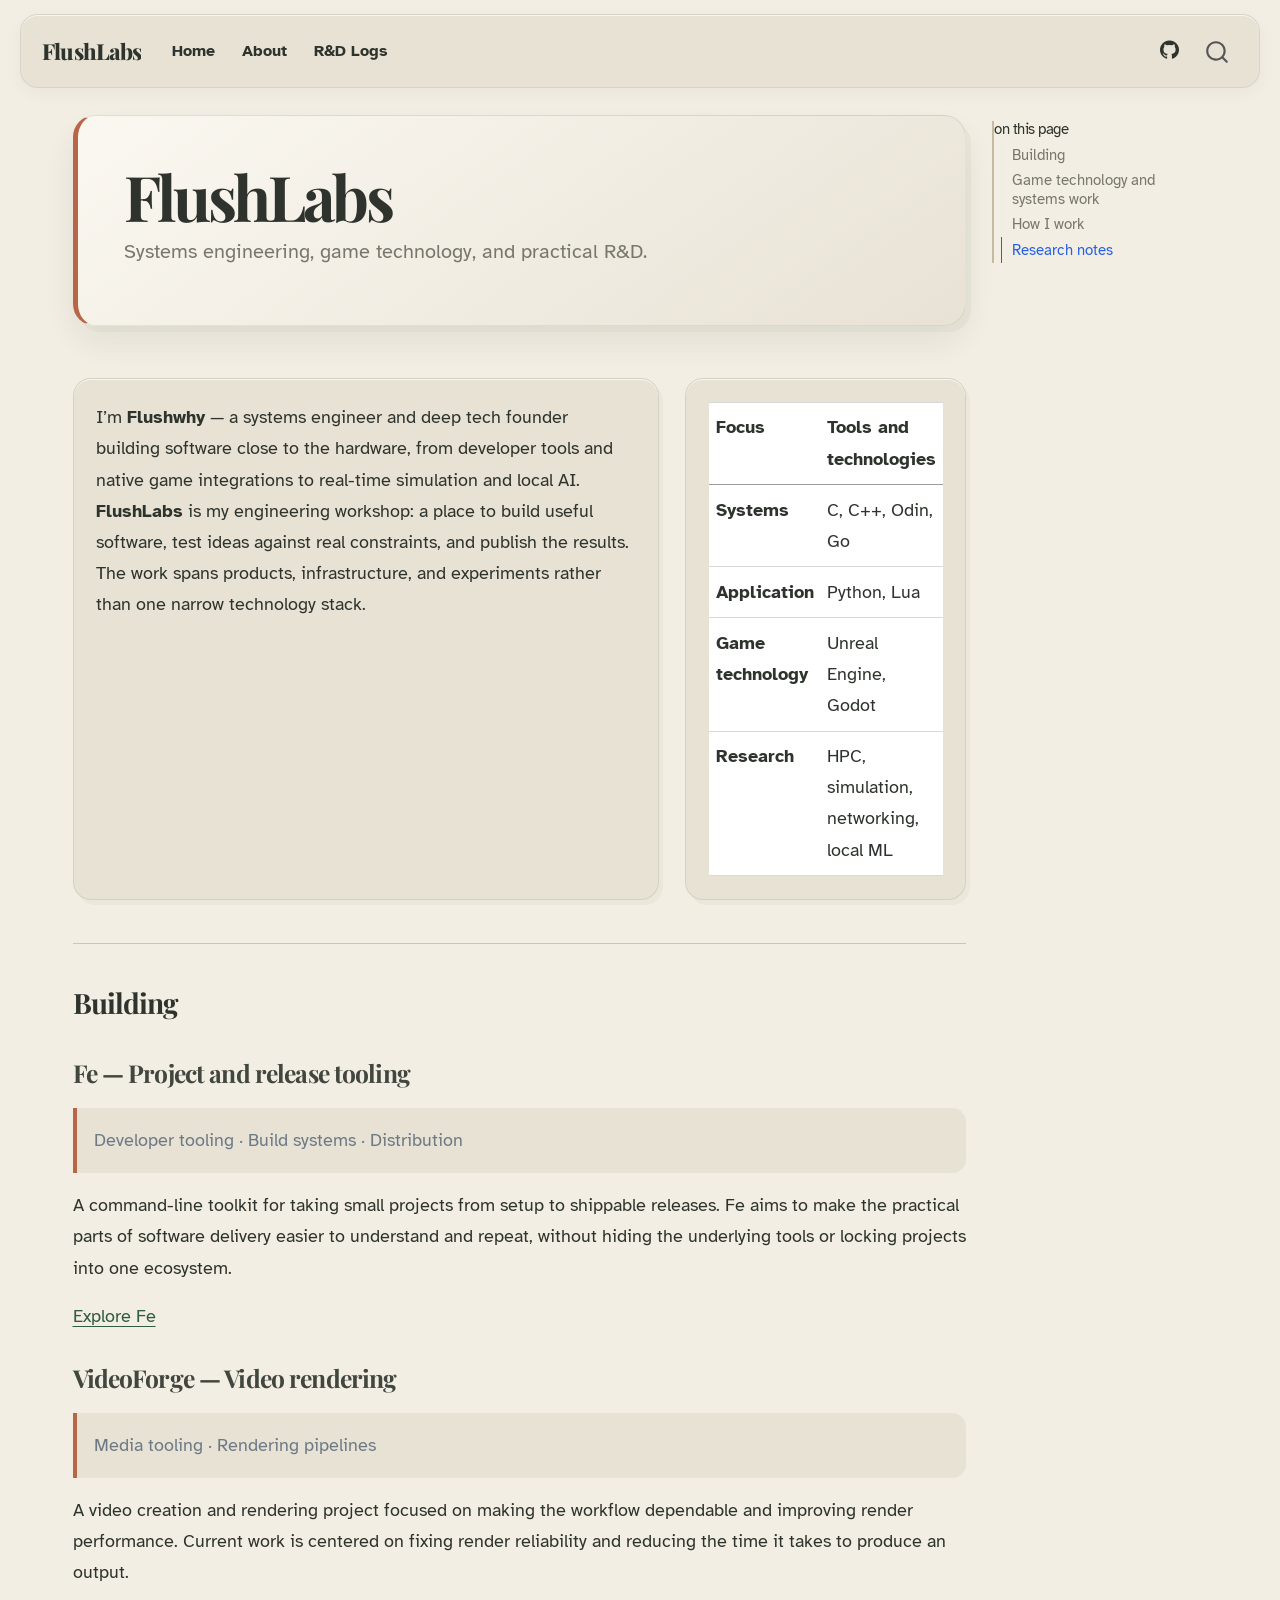
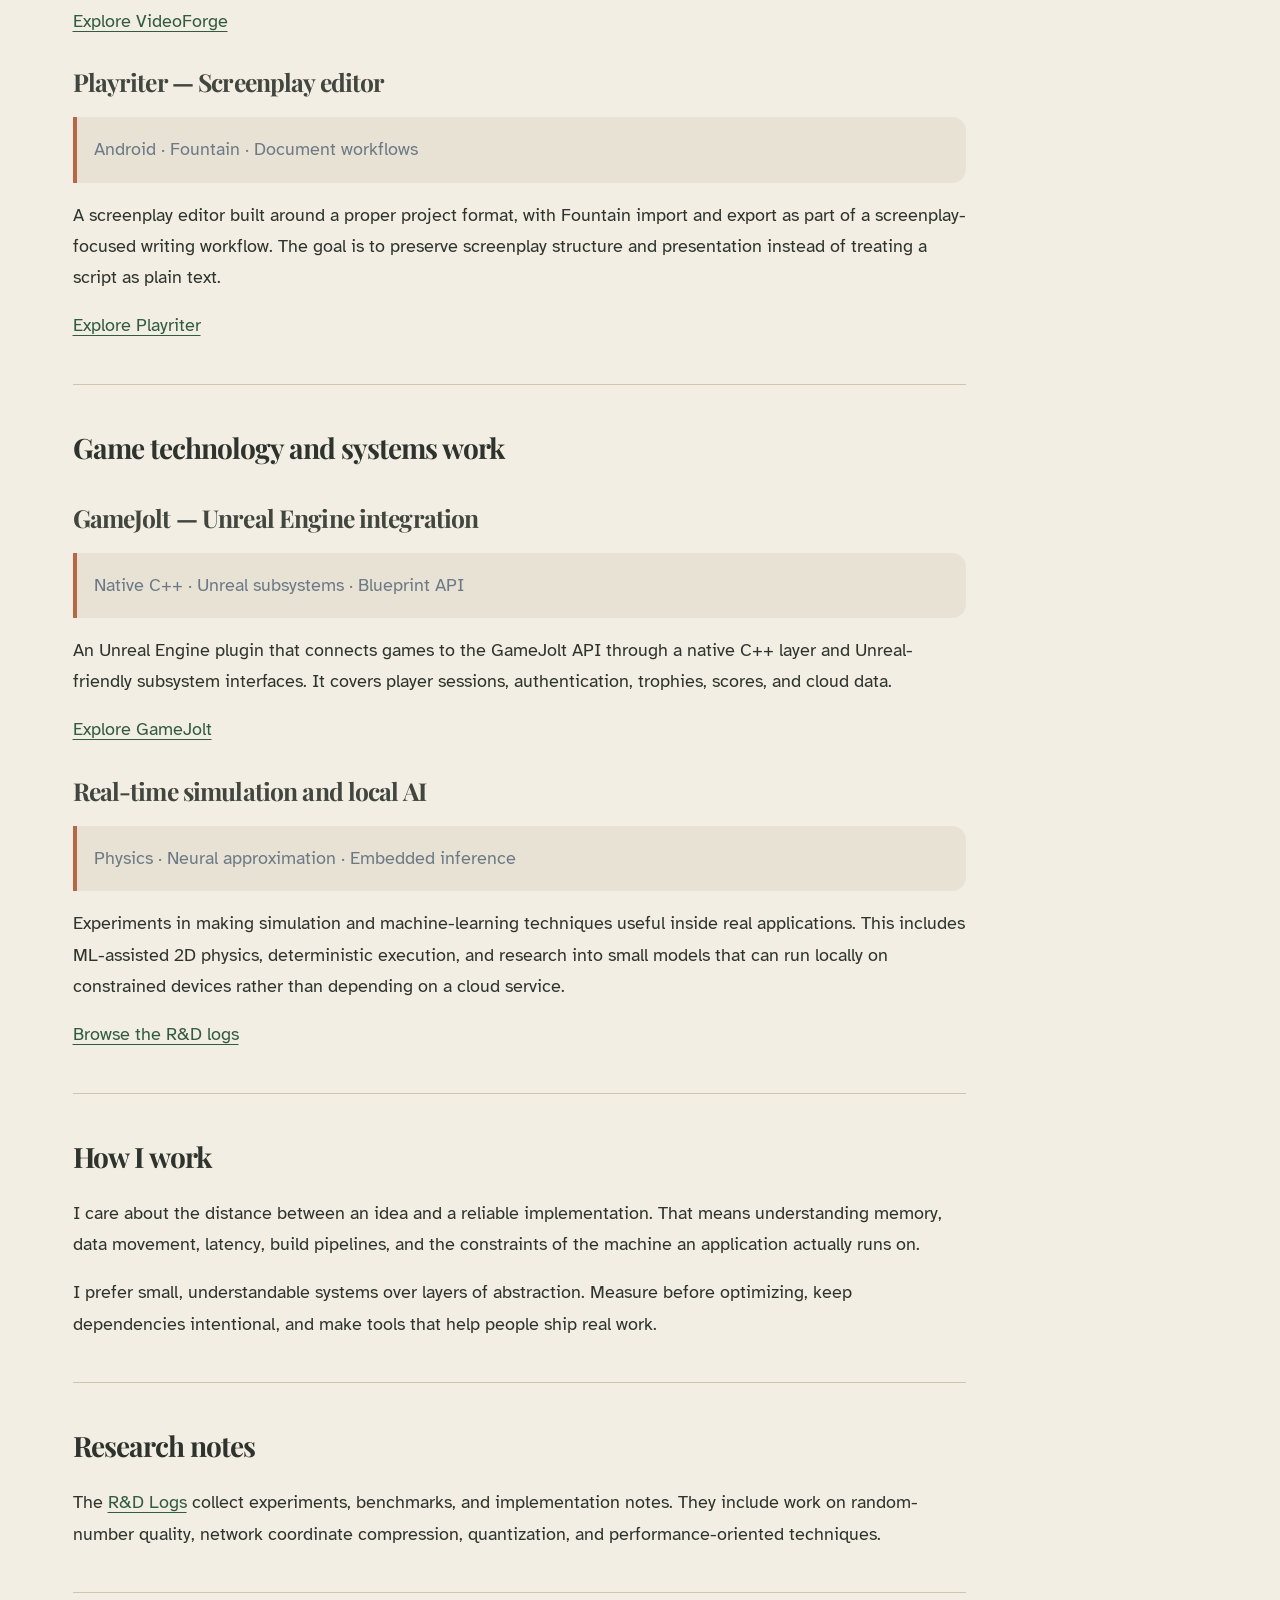
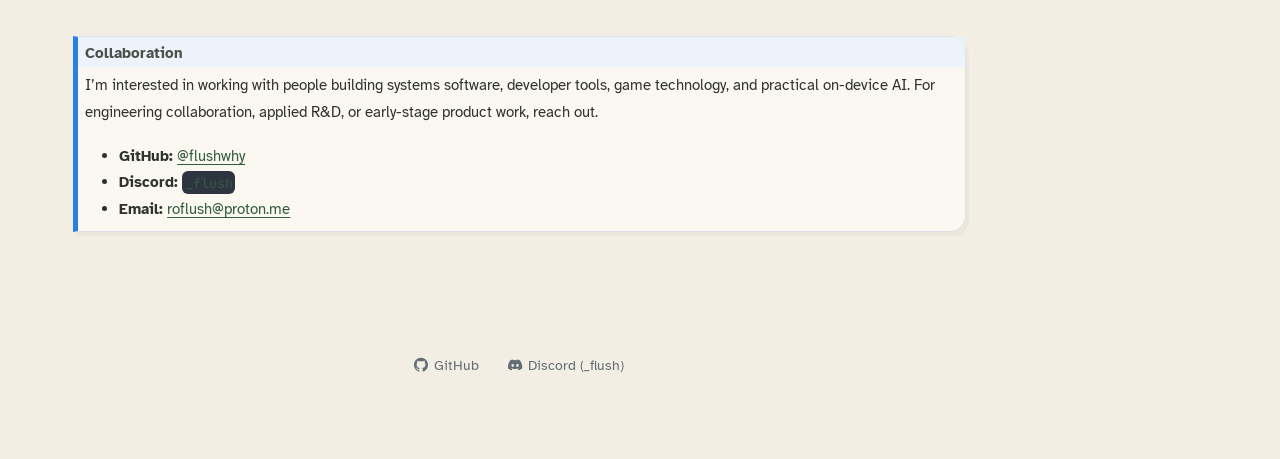
<file: index.html>
<!DOCTYPE html>
<html xmlns="http://www.w3.org/1999/xhtml" lang="en" xml:lang="en"><head>

<meta charset="utf-8">
<meta name="generator" content="quarto-1.11.9">

<meta name="viewport" content="width=device-width, initial-scale=1.0, user-scalable=yes">


<title>FlushLabs</title>
<style>
/* Default styles provided by pandoc.
** See https://pandoc.org/MANUAL.html#variables-for-html for config info.
*/
span.smallcaps{font-variant: small-caps;}
div.columns{display: flex; gap: 1.5em;}
div.column{flex: auto;}
@media screen {
div.columns{gap: min(4vw, 1.5em);}
div.column{overflow-x: auto;}
}
div.hanging-indent{margin-left: 1.5em; text-indent: -1.5em;}
ul.task-list{list-style: none;}
ul.task-list li input[type="checkbox"] {
  width: 0.8em;
  margin: 0 0.8em 0.2em -1em; /* quarto-specific, see https://github.com/quarto-dev/quarto-cli/issues/4556 */ 
  vertical-align: middle;
}
</style>


<script src="site_libs/quarto-nav/quarto-nav.js"></script>
<script src="site_libs/quarto-nav/headroom.min.js"></script>
<script src="site_libs/clipboard/clipboard.min.js"></script>
<script src="site_libs/quarto-search/autocomplete.umd.js"></script>
<script src="site_libs/quarto-search/fuse.min.js"></script>
<script src="site_libs/quarto-search/quarto-search.js"></script>
<meta name="quarto:offset" content="./">
<link href="./assets/favicon.ico" rel="icon">
<script src="site_libs/quarto-html/quarto.js" type="module"></script>
<script src="site_libs/quarto-html/tabsets/tabsets.js" type="module"></script>
<script src="site_libs/quarto-html/scrollable-regions/scrollable-regions.js" type="module"></script>
<script src="site_libs/quarto-html/popper.min.js"></script>
<script src="site_libs/quarto-html/tippy.umd.min.js"></script>
<link href="site_libs/quarto-html/tippy.css" rel="stylesheet">
<link href="site_libs/quarto-html/quarto-syntax-highlighting-204e14f15910316c170267f8d0a55226.css" rel="stylesheet" id="quarto-text-highlighting-styles">
<script src="site_libs/bootstrap/bootstrap.min.js"></script>
<link href="site_libs/bootstrap/bootstrap-icons.css" rel="stylesheet">
<link href="site_libs/bootstrap/bootstrap-bc2f13aab556d498c9a16e5c118a666b.min.css" rel="stylesheet" append-hash="true" id="quarto-bootstrap" data-mode="light">
<script id="quarto-search-options" type="application/json">{
  "location": "navbar",
  "copy-button": false,
  "collapse-after": 3,
  "panel-placement": "end",
  "type": "overlay",
  "limit": 50,
  "keyboard-shortcut": [
    "f",
    "/",
    "s"
  ],
  "show-item-context": false,
  "language": {
    "search-no-results-text": "No results",
    "search-matching-documents-text": "matching documents",
    "search-copy-link-title": "Copy link to search",
    "search-hide-matches-text": "Hide additional matches",
    "search-more-match-text": "more match in this document",
    "search-more-matches-text": "more matches in this document",
    "search-clear-button-title": "Clear",
    "search-text-placeholder": "",
    "search-detached-cancel-button-title": "Cancel",
    "search-submit-button-title": "Submit",
    "search-label": "Search"
  }
}</script>


<link rel="stylesheet" href="styles.css">
</head>

<body class="nav-fixed quarto-light"><a id="quarto-skip-link" class="visually-hidden-focusable" href="#quarto-document-content">Skip to main content</a>

<div id="quarto-search-results"></div>
  <header id="quarto-header" class="headroom fixed-top">
    <nav class="navbar navbar-expand-lg " data-bs-theme="dark" aria-label="Site">
      <div class="navbar-container container-fluid">
      <div class="navbar-brand-container mx-auto">
    <a class="navbar-brand" href="./index.html">
    <span class="navbar-title">FlushLabs</span>
    </a>
  </div>
          <button class="navbar-toggler" type="button" data-bs-toggle="collapse" data-bs-target="#navbarCollapse" aria-controls="navbarCollapse" aria-expanded="false" aria-label="Toggle navigation" onclick="if (window.quartoToggleHeadroom) { window.quartoToggleHeadroom(); }">
  <span class="navbar-toggler-icon"></span>
</button>
          <div class="collapse navbar-collapse" id="navbarCollapse">
            <ul class="navbar-nav navbar-nav-scroll me-auto">
  <li class="nav-item">
    <a class="nav-link active" href="./index.html" aria-current="page"> 
<span class="menu-text">Home</span></a>
  </li>  
  <li class="nav-item">
    <a class="nav-link" href="./about.html"> 
<span class="menu-text">About</span></a>
  </li>  
  <li class="nav-item">
    <a class="nav-link" href="./notebooks/index.html"> 
<span class="menu-text">R&amp;D Logs</span></a>
  </li>  
</ul>
            <ul class="navbar-nav navbar-nav-scroll ms-auto">
  <li class="nav-item compact">
    <a class="nav-link" href="https://github.com/flushwhy"> <i class="bi bi-github" role="img" aria-label="GitHub">
</i> 
<span class="menu-text"></span></a>
  </li>  
</ul>
          </div> <!-- /navcollapse -->
            <div class="quarto-navbar-tools">
</div>
            <div id="quarto-search" class="" title="Search"></div>
      </div> <!-- /container-fluid -->
    </nav>
</header>
<!-- content -->
<div id="quarto-content" class="quarto-container page-columns page-rows-contents page-layout-full page-navbar">
<!-- sidebar -->
<!-- margin-sidebar -->
    <div id="quarto-margin-sidebar" class="sidebar margin-sidebar">
        <nav id="TOC" role="doc-toc" aria-labelledby="toc-title" class="toc-active">
    <h2 id="toc-title">on this page</h2>
  <ul>
  <li><a href="#building" id="toc-building" class="nav-link active" data-scroll-target="#building">Building</a>
  <ul class="collapse">
  <li><a href="#fe-project-and-release-tooling" id="toc-fe-project-and-release-tooling" class="nav-link" data-scroll-target="#fe-project-and-release-tooling">Fe — Project and release tooling</a></li>
  <li><a href="#videoforge-video-rendering" id="toc-videoforge-video-rendering" class="nav-link" data-scroll-target="#videoforge-video-rendering">VideoForge — Video rendering</a></li>
  <li><a href="#playriter-screenplay-editor" id="toc-playriter-screenplay-editor" class="nav-link" data-scroll-target="#playriter-screenplay-editor">Playriter — Screenplay editor</a></li>
  </ul></li>
  <li><a href="#game-technology-and-systems-work" id="toc-game-technology-and-systems-work" class="nav-link" data-scroll-target="#game-technology-and-systems-work">Game technology and systems work</a>
  <ul class="collapse">
  <li><a href="#gamejolt-unreal-engine-integration" id="toc-gamejolt-unreal-engine-integration" class="nav-link" data-scroll-target="#gamejolt-unreal-engine-integration">GameJolt — Unreal Engine integration</a></li>
  <li><a href="#real-time-simulation-and-local-ai" id="toc-real-time-simulation-and-local-ai" class="nav-link" data-scroll-target="#real-time-simulation-and-local-ai">Real-time simulation and local AI</a></li>
  </ul></li>
  <li><a href="#how-i-work" id="toc-how-i-work" class="nav-link" data-scroll-target="#how-i-work">How I work</a></li>
  <li><a href="#research-notes" id="toc-research-notes" class="nav-link" data-scroll-target="#research-notes">Research notes</a></li>
  </ul>
</nav>
    </div>
<!-- main -->
<div class="quarto-about-marquee column-page-left">
  <div class="about-image-container">
  </div>
  <div class="about-contents">
    <header id="title-block-header" class="quarto-title-block default">
<div class="quarto-title">
<h1 class="title">FlushLabs</h1>
<p class="subtitle lead">Systems engineering, game technology, and practical R&amp;D.</p>
</div>
<div class="quarto-title-meta column-page-left">
  </div>
</header> <main class="content column-page-left" id="quarto-document-content" tabindex="-1">

<div class="grid">
<div class="g-col-12 g-col-md-8">
<p>I’m <strong>Flushwhy</strong> — a systems engineer and deep tech founder building software close to the hardware, from developer tools and native game integrations to real-time simulation and local AI.</p>
<p><strong>FlushLabs</strong> is my engineering workshop: a place to build useful software, test ideas against real constraints, and publish the results. The work spans products, infrastructure, and experiments rather than one narrow technology stack.</p>
</div>
<div class="g-col-12 g-col-md-4">
<table class="caption-top table">
<thead>
<tr class="header">
<th style="text-align: left;">Focus</th>
<th style="text-align: left;">Tools and technologies</th>
</tr>
</thead>
<tbody>
<tr class="odd">
<td style="text-align: left;"><strong>Systems</strong></td>
<td style="text-align: left;">C, C++, Odin, Go</td>
</tr>
<tr class="even">
<td style="text-align: left;"><strong>Application</strong></td>
<td style="text-align: left;">Python, Lua</td>
</tr>
<tr class="odd">
<td style="text-align: left;"><strong>Game technology</strong></td>
<td style="text-align: left;">Unreal Engine, Godot</td>
</tr>
<tr class="even">
<td style="text-align: left;"><strong>Research</strong></td>
<td style="text-align: left;">HPC, simulation, networking, local ML</td>
</tr>
</tbody>
</table>
</div>
</div>
<hr>
<section id="building" class="level2">
<h2 data-anchor-id="building">Building</h2>
<section id="fe-project-and-release-tooling" class="level3">
<h3 data-anchor-id="fe-project-and-release-tooling">Fe — Project and release tooling</h3>
<blockquote class="blockquote">
<p>Developer tooling · Build systems · Distribution</p>
</blockquote>
<p>A command-line toolkit for taking small projects from setup to shippable releases. Fe aims to make the practical parts of software delivery easier to understand and repeat, without hiding the underlying tools or locking projects into one ecosystem.</p>
<p><a href="https://github.com/flushwhy/fe">Explore Fe</a></p>
</section>
<section id="videoforge-video-rendering" class="level3">
<h3 data-anchor-id="videoforge-video-rendering">VideoForge — Video rendering</h3>
<blockquote class="blockquote">
<p>Media tooling · Rendering pipelines</p>
</blockquote>
<p>A video creation and rendering project focused on making the workflow dependable and improving render performance. Current work is centered on fixing render reliability and reducing the time it takes to produce an output.</p>
<p><a href="https://github.com/flushwhy/VideoForge">Explore VideoForge</a></p>
</section>
<section id="playriter-screenplay-editor" class="level3">
<h3 data-anchor-id="playriter-screenplay-editor">Playriter — Screenplay editor</h3>
<blockquote class="blockquote">
<p>Android · Fountain · Document workflows</p>
</blockquote>
<p>A screenplay editor built around a proper project format, with Fountain import and export as part of a screenplay-focused writing workflow. The goal is to preserve screenplay structure and presentation instead of treating a script as plain text.</p>
<p><a href="https://github.com/flushwhy/playriter">Explore Playriter</a></p>
<hr>
</section>
</section>
<section id="game-technology-and-systems-work" class="level2">
<h2 data-anchor-id="game-technology-and-systems-work">Game technology and systems work</h2>
<section id="gamejolt-unreal-engine-integration" class="level3">
<h3 data-anchor-id="gamejolt-unreal-engine-integration">GameJolt — Unreal Engine integration</h3>
<blockquote class="blockquote">
<p>Native C++ · Unreal subsystems · Blueprint API</p>
</blockquote>
<p>An Unreal Engine plugin that connects games to the GameJolt API through a native C++ layer and Unreal-friendly subsystem interfaces. It covers player sessions, authentication, trophies, scores, and cloud data.</p>
<p><a href="https://github.com/flushwhy/Gamejolt">Explore GameJolt</a></p>
</section>
<section id="real-time-simulation-and-local-ai" class="level3">
<h3 data-anchor-id="real-time-simulation-and-local-ai">Real-time simulation and local AI</h3>
<blockquote class="blockquote">
<p>Physics · Neural approximation · Embedded inference</p>
</blockquote>
<p>Experiments in making simulation and machine-learning techniques useful inside real applications. This includes ML-assisted 2D physics, deterministic execution, and research into small models that can run locally on constrained devices rather than depending on a cloud service.</p>
<p><a href="./notebooks/index.html">Browse the R&amp;D logs</a></p>
<hr>
</section>
</section>
<section id="how-i-work" class="level2">
<h2 data-anchor-id="how-i-work">How I work</h2>
<p>I care about the distance between an idea and a reliable implementation. That means understanding memory, data movement, latency, build pipelines, and the constraints of the machine an application actually runs on.</p>
<p>I prefer small, understandable systems over layers of abstraction. Measure before optimizing, keep dependencies intentional, and make tools that help people ship real work.</p>
<hr>
</section>
<section id="research-notes" class="level2">
<h2 data-anchor-id="research-notes">Research notes</h2>
<p>The <a href="./notebooks/index.html">R&amp;D Logs</a> collect experiments, benchmarks, and implementation notes. They include work on random-number quality, network coordinate compression, quantization, and performance-oriented techniques.</p>
<hr>
<div class="callout callout-style-default callout-note no-icon callout-titled">
<div class="callout-header d-flex align-content-center">
<div class="callout-icon-container">
<i class="callout-icon no-icon"></i>
</div>
<div class="callout-title-container flex-fill">
<span class="screen-reader-only">Note</span>Collaboration
</div>
</div>
<div class="callout-body-container callout-body">
<p>I’m interested in working with people building systems software, developer tools, game technology, and practical on-device AI. For engineering collaboration, applied R&amp;D, or early-stage product work, reach out.</p>
<ul>
<li><strong>GitHub:</strong> <a href="https://github.com/flushwhy"><span class="citation" data-cites="flushwhy">@flushwhy</span></a></li>
<li><strong>Discord:</strong> <code>_flush</code></li>
<li><strong>Email:</strong> <a href="mailto:roflush@proton.me">roflush@proton.me</a></li>
</ul>
</div>
</div>


</section>
</main> 
    <div class="about-footer"><div class="about-links">
  <a href="https://github.com/flushwhy" class="about-link" rel="" target="">
    <i class="bi bi-github"></i>
     <span class="about-link-text">GitHub</span>
  </a>
  <a href="https://discord.com/users/_flush" class="about-link" rel="" target="">
    <i class="bi bi-discord"></i>
     <span class="about-link-text">Discord (_flush)</span>
  </a>
</div>
</div>
  </div>
</div>
 <!-- /main -->
<script id="quarto-html-after-body" type="application/javascript">
  window.document.addEventListener("DOMContentLoaded", function (event) {
    const isCodeAnnotation = (el) => {
      for (const clz of el.classList) {
        if (clz.startsWith('code-annotation-')) {                     
          return true;
        }
      }
      return false;
    }
    const onCopySuccess = function(e) {
      // button target
      const button = e.trigger;
      // don't keep focus
      button.blur();
      // flash "checked"
      button.classList.add('code-copy-button-checked');
      var currentTitle = button.getAttribute("title");
      button.setAttribute("title", "Copied!");
      let tooltip;
      if (window.bootstrap) {
        button.setAttribute("data-bs-toggle", "tooltip");
        button.setAttribute("data-bs-placement", "left");
        button.setAttribute("data-bs-title", "Copied!");
        tooltip = new bootstrap.Tooltip(button, 
          { trigger: "manual", 
            customClass: "code-copy-button-tooltip",
            offset: [0, -8]});
        tooltip.show();    
      }
      setTimeout(function() {
        if (tooltip) {
          tooltip.hide();
          button.removeAttribute("data-bs-title");
          button.removeAttribute("data-bs-toggle");
          button.removeAttribute("data-bs-placement");
        }
        button.setAttribute("title", currentTitle);
        button.classList.remove('code-copy-button-checked');
      }, 1000);
      // clear code selection
      e.clearSelection();
    }
    const getTextToCopy = function(trigger) {
      const outerScaffold = trigger.parentElement.cloneNode(true);
      const codeEl = outerScaffold.querySelector('code');
      for (const childEl of codeEl.children) {
        if (isCodeAnnotation(childEl)) {
          childEl.remove();
        }
      }
      return codeEl.innerText;
    }
    const clipboard = new window.ClipboardJS('.code-copy-button:not([data-in-quarto-modal])', {
      text: getTextToCopy
    });
    clipboard.on('success', onCopySuccess);
    if (window.document.getElementById('quarto-embedded-source-code-modal')) {
      const clipboardModal = new window.ClipboardJS('.code-copy-button[data-in-quarto-modal]', {
        text: getTextToCopy,
        container: window.document.getElementById('quarto-embedded-source-code-modal')
      });
      clipboardModal.on('success', onCopySuccess);
    }
      var localhostRegex = new RegExp(/^(?:http|https):\/\/localhost\:?[0-9]*\//);
      var mailtoRegex = new RegExp(/^mailto:/);
        var filterRegex = new RegExp("https:\/\/flushwhy\.github\.io\/labs\/");
      var isInternal = (href) => {
          return filterRegex.test(href) || localhostRegex.test(href) || mailtoRegex.test(href);
      }
      // Inspect non-navigation links and adorn them if external
      window.quartoDecorateExternalLinks = function (root) {
     var links = (root || window.document).querySelectorAll('a[href]:not(.nav-link):not(.navbar-brand):not(.toc-action):not(.sidebar-link):not(.sidebar-item-toggle):not(.pagination-link):not(.no-external):not([aria-hidden]):not(.dropdown-item):not(.quarto-navigation-tool):not(.about-link)');
      for (var i=0; i<links.length; i++) {
        const link = links[i];
        if (!isInternal(link.href)) {
          // undo the damage that might have been done by quarto-nav.js in the case of
          // links that we want to consider external
          if (link.dataset.originalHref !== undefined) {
            link.href = link.dataset.originalHref;
          }
          if (!link.classList.contains('no-external-icon')) {
          }
        }
      }
      };
      window.quartoDecorateExternalLinks(window.document);
    // Esc closes the popup (WCAG 1.4.13) and focus leaving both trigger and
    // popup closes it (WCAG 2.4.11); tippy handles neither for interactive popups.
    const hideOnEscAndFocusOut = {
      name: 'hideOnEscAndFocusOut',
      defaultValue: true,
      fn(instance) {
        const dismiss = () => {
          // A show scheduled by the trigger delay would otherwise reopen it
          instance.clearDelayTimeouts();
          instance.hide();
        };
        const onKeyDown = (event) => {
          if (event.key !== 'Escape') {
            return;
          }
          // Keep Esc from also reaching page handlers (e.g. reveal.js overview),
          // except an open reveal.js slide menu, which Esc should close too.
          // The menu handles keys only when its keyboard option is on.
          const menuHandlesEsc = window.Reveal?.getPlugin?.('menu')?.isOpen() &&
            window.Reveal.getConfig().menu?.keyboard !== false;
          if (!menuHandlesEsc) {
            event.stopPropagation();
          }
          if (instance.popper.contains(window.document.activeElement)) {
            // Disabled while refocusing so the focus trigger does not reopen it
            instance.disable();
            instance.reference.focus();
            instance.enable();
          }
          dismiss();
        };
        const onFocusOut = (event) => {
          const target = event.relatedTarget;
          if (target && !instance.reference.contains(target) &&
              !instance.popper.contains(target)) {
            dismiss();
          }
        };
        // On the trigger too: a click trigger (code-annotations: select) has no
        // blur handling. Attached for the instance's lifetime so leaving the
        // trigger also cancels a show still pending on the trigger delay.
        instance.reference.addEventListener('focusout', onFocusOut);
        return {
          onShow() {
            window.document.addEventListener('keydown', onKeyDown, true);
            instance.popper.addEventListener('focusout', onFocusOut);
          },
          onHide() {
            window.document.removeEventListener('keydown', onKeyDown, true);
            instance.popper.removeEventListener('focusout', onFocusOut);
          },
          onDestroy() {
            instance.reference.removeEventListener('focusout', onFocusOut);
          },
        };
      },
    };
    function tippyHover(el, contentFn, onTriggerFn, onUntriggerFn) {
      const config = {
        allowHTML: true,
        maxWidth: 500,
        delay: 100,
        arrow: false,
        appendTo: function(el) {
            return el.parentElement;
        },
        interactive: true,
        interactiveBorder: 10,
        theme: 'quarto',
        placement: 'bottom-start',
        plugins: [hideOnEscAndFocusOut],
      };
      if (contentFn) {
        config.content = contentFn;
      }
      if (onTriggerFn) {
        config.onTrigger = onTriggerFn;
      }
      if (onUntriggerFn) {
        config.onUntrigger = onUntriggerFn;
      }
      window.tippy(el, config); 
    }
    const noterefs = window.document.querySelectorAll('a[role="doc-noteref"]');
    for (var i=0; i<noterefs.length; i++) {
      const ref = noterefs[i];
      tippyHover(ref, function() {
        // use id or data attribute instead here
        let href = ref.getAttribute('data-footnote-href') || ref.getAttribute('href');
        try { href = new URL(href).hash; } catch {}
        const id = href.replace(/^#\/?/, "");
        const note = window.document.getElementById(id);
        if (note) {
          return note.innerHTML;
        } else {
          return "";
        }
      });
    }
    const xrefs = window.document.querySelectorAll('a.quarto-xref');
    const processXRef = (id, note) => {
      // Strip column container classes
      const stripColumnClz = (el) => {
        el.classList.remove("page-full", "page-columns");
        if (el.children) {
          for (const child of el.children) {
            stripColumnClz(child);
          }
        }
      }
      stripColumnClz(note)
      if (id === null || id.startsWith('sec-')) {
        // Special case sections, only their first couple elements
        const container = document.createElement("div");
        if (note.children && note.children.length > 2) {
          container.appendChild(note.children[0].cloneNode(true));
          for (let i = 1; i < note.children.length; i++) {
            const child = note.children[i];
            if (child.tagName === "P" && child.innerText === "") {
              continue;
            } else {
              container.appendChild(child.cloneNode(true));
              break;
            }
          }
          if (window.Quarto?.typesetMath) {
            window.Quarto.typesetMath(container);
          }
          return container.innerHTML
        } else {
          if (window.Quarto?.typesetMath) {
            window.Quarto.typesetMath(note);
          }
          return note.innerHTML;
        }
      } else {
        // Remove any anchor links if they are present
        const anchorLink = note.querySelector('a.anchorjs-link');
        if (anchorLink) {
          anchorLink.remove();
        }
        if (window.Quarto?.typesetMath) {
          window.Quarto.typesetMath(note);
        }
        if (note.classList.contains("callout")) {
          return note.outerHTML;
        } else {
          return note.innerHTML;
        }
      }
    }
    for (var i=0; i<xrefs.length; i++) {
      const xref = xrefs[i];
      tippyHover(xref, undefined, function(instance) {
        instance.disable();
        let url = xref.getAttribute('href');
        let hash = undefined; 
        if (url.startsWith('#')) {
          hash = url;
        } else {
          try { hash = new URL(url).hash; } catch {}
        }
        if (hash) {
          const id = hash.replace(/^#\/?/, "");
          const note = window.document.getElementById(id);
          if (note !== null) {
            try {
              const html = processXRef(id, note.cloneNode(true));
              instance.setContent(html);
            } finally {
              instance.enable();
              instance.show();
            }
          } else {
            // See if we can fetch this
            fetch(url.split('#')[0])
            .then(res => res.text())
            .then(html => {
              const parser = new DOMParser();
              const htmlDoc = parser.parseFromString(html, "text/html");
              const note = htmlDoc.getElementById(id);
              if (note !== null) {
                const html = processXRef(id, note);
                instance.setContent(html);
              } 
            }).finally(() => {
              instance.enable();
              instance.show();
            });
          }
        } else {
          // See if we can fetch a full url (with no hash to target)
          // This is a special case and we should probably do some content thinning / targeting
          fetch(url)
          .then(res => res.text())
          .then(html => {
            const parser = new DOMParser();
            const htmlDoc = parser.parseFromString(html, "text/html");
            const note = htmlDoc.querySelector('main.content');
            if (note !== null) {
              // This should only happen for chapter cross references
              // (since there is no id in the URL)
              // remove the first header
              if (note.children.length > 0 && note.children[0].tagName === "HEADER") {
                note.children[0].remove();
              }
              const html = processXRef(null, note);
              instance.setContent(html);
            } 
          }).finally(() => {
            instance.enable();
            instance.show();
          });
        }
      }, function(instance) {
      });
    }
        let selectedAnnoteEl;
        const selectorForAnnotation = ( cell, annotation) => {
          let cellAttr = 'data-code-cell="' + cell + '"';
          let lineAttr = 'data-code-annotation="' +  annotation + '"';
          const selector = 'span[' + cellAttr + '][' + lineAttr + ']';
          return selector;
        }
        const selectCodeLines = (annoteEl) => {
          const doc = window.document;
          const targetCell = annoteEl.getAttribute("data-target-cell");
          const targetAnnotation = annoteEl.getAttribute("data-target-annotation");
          const annoteSpan = window.document.querySelector(selectorForAnnotation(targetCell, targetAnnotation));
          const lines = annoteSpan.getAttribute("data-code-lines").split(",");
          const lineIds = lines.map((line) => {
            return targetCell + "-" + line;
          })
          // Each band is positioned against its own containing block, which is
          // not the offsetParent of the lines, so place it from client rects.
          const placeBand = (band, firstEl, lastEl, codeBlock) => {
            const container = band.offsetParent;
            if (container === null) {
              return;
            }
            const containerRect = container.getBoundingClientRect();
            // Reveal.js scales slides with a transform, so convert client
            // pixels back to the CSS pixels of the container.
            const scale = containerRect.height / container.offsetHeight || 1;
            const firstRect = firstEl.getBoundingClientRect();
            const lastRect = lastEl.getBoundingClientRect();
            const top = (firstRect.top - containerRect.top) / scale - container.clientTop + container.scrollTop;
            const height = (lastRect.bottom - firstRect.top) / scale;
            band.style.top = top - 2 + "px";
            band.style.height = height + 4 + "px";
            if (codeBlock) {
              // Without the copy button wrapper, the containing block is wider
              // than the code block, so span the code block explicitly.
              const blockRect = codeBlock.getBoundingClientRect();
              band.style.left = (blockRect.left - containerRect.left) / scale - container.clientLeft + container.scrollLeft + "px";
              band.style.width = blockRect.width / scale + "px";
            }
          };
          if (lineIds.length > 0) {
            const el = window.document.getElementById(lineIds[0]);
            const lastEl = window.document.getElementById(lineIds[lineIds.length - 1]);
            const parent = el.parentElement.parentElement;
            // cook up a div (if necessary) and position it
            let div = window.document.getElementById("code-annotation-line-highlight");
            if (div === null) {
              div = window.document.createElement("div");
              div.setAttribute("id", "code-annotation-line-highlight");
              div.style.position = 'absolute';
              parent.appendChild(div);
            }
            placeBand(div, el, lastEl, parent.closest("div.sourceCode") || parent);
            let gutterDiv = window.document.getElementById("code-annotation-line-highlight-gutter");
            if (gutterDiv === null) {
              gutterDiv = window.document.createElement("div");
              gutterDiv.setAttribute("id", "code-annotation-line-highlight-gutter");
              gutterDiv.style.position = 'absolute';
              const codeCell = window.document.getElementById(targetCell);
              const gutter = codeCell.querySelector('.code-annotation-gutter');
              gutter.appendChild(gutterDiv);
            }
            placeBand(gutterDiv, el, lastEl);
            selectedAnnoteEl = annoteEl;
          }
        };
        const unselectCodeLines = () => {
          const elementsIds = ["code-annotation-line-highlight", "code-annotation-line-highlight-gutter"];
          elementsIds.forEach((elId) => {
            const div = window.document.getElementById(elId);
            if (div) {
              div.remove();
            }
          });
          selectedAnnoteEl = undefined;
        };
          // Handle positioning of the toggle
      window.addEventListener(
        "resize",
        throttle(() => {
          elRect = undefined;
          if (selectedAnnoteEl) {
            selectCodeLines(selectedAnnoteEl);
          }
        }, 10)
      );
      function throttle(fn, ms) {
      let throttle = false;
      let timer;
        return (...args) => {
          if(!throttle) { // first call gets through
              fn.apply(this, args);
              throttle = true;
          } else { // all the others get throttled
              if(timer) clearTimeout(timer); // cancel #2
              timer = setTimeout(() => {
                fn.apply(this, args);
                timer = throttle = false;
              }, ms);
          }
        };
      }
        // Attach click handler to the DT
        const annoteDls = window.document.querySelectorAll('dt[data-target-cell]');
        for (const annoteDlNode of annoteDls) {
          annoteDlNode.addEventListener('click', (event) => {
            const clickedEl = event.target;
            if (clickedEl !== selectedAnnoteEl) {
              unselectCodeLines();
              const activeEl = window.document.querySelector('dt[data-target-cell].code-annotation-active');
              if (activeEl) {
                activeEl.classList.remove('code-annotation-active');
              }
              selectCodeLines(clickedEl);
              clickedEl.classList.add('code-annotation-active');
            } else {
              // Unselect the line
              unselectCodeLines();
              clickedEl.classList.remove('code-annotation-active');
            }
          });
        }
    const findCites = (el) => {
      const parentEl = el.parentElement;
      if (parentEl) {
        const cites = parentEl.dataset.cites;
        if (cites) {
          return {
            el,
            cites: cites.split(' ')
          };
        } else {
          return findCites(el.parentElement)
        }
      } else {
        return undefined;
      }
    };
    var bibliorefs = window.document.querySelectorAll('a[role="doc-biblioref"]');
    for (var i=0; i<bibliorefs.length; i++) {
      const ref = bibliorefs[i];
      const citeInfo = findCites(ref);
      if (citeInfo) {
        tippyHover(citeInfo.el, function() {
          var popup = window.document.createElement('div');
          citeInfo.cites.forEach(function(cite) {
            var citeDiv = window.document.createElement('div');
            citeDiv.classList.add('hanging-indent');
            citeDiv.classList.add('csl-entry');
            var biblioDiv = window.document.getElementById('ref-' + cite);
            if (biblioDiv) {
              citeDiv.innerHTML = biblioDiv.innerHTML;
            }
            popup.appendChild(citeDiv);
          });
          return popup.innerHTML;
        });
      }
    }
  });
  </script>
  <script type="application/javascript">
  window.quartoScrollableRegionsLabels = {"code":"Scrollable code","output":"Scrollable output"};
  </script>
</div> <!-- /content -->




</body></html>
</file>
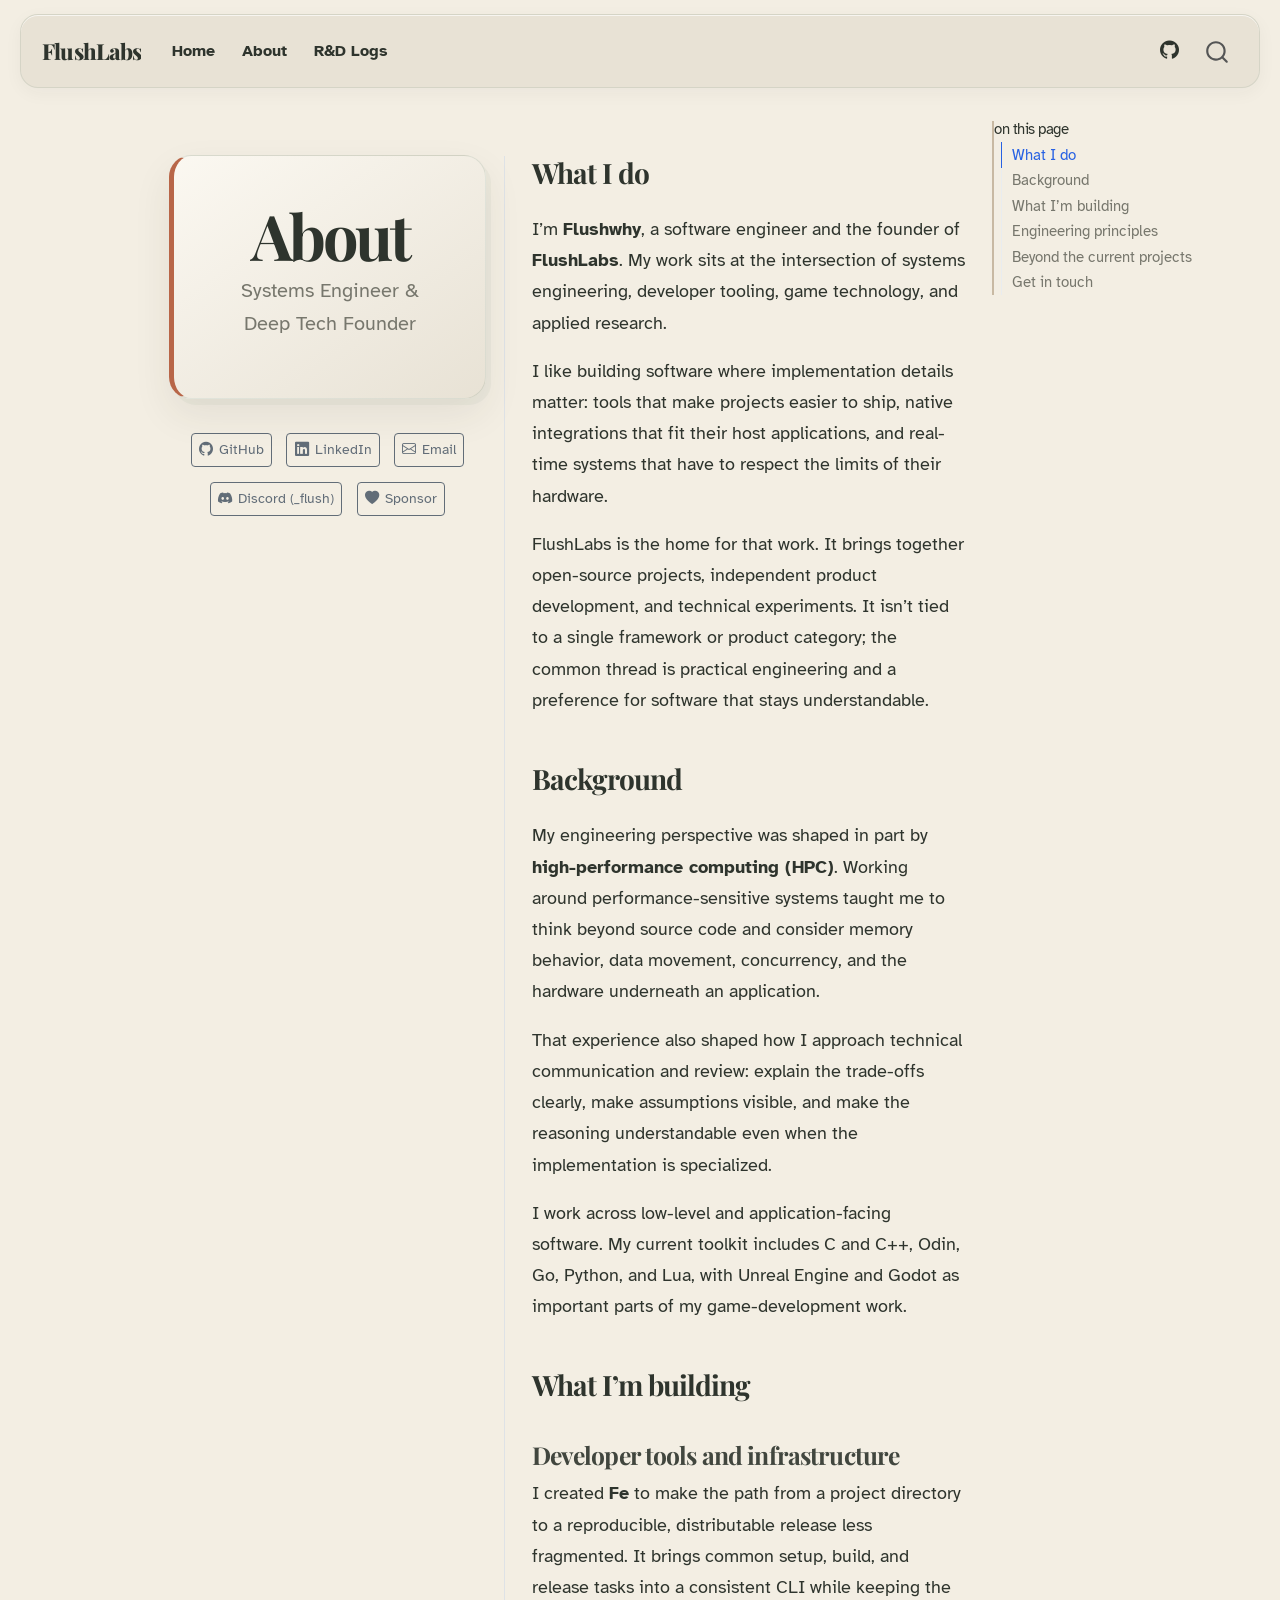
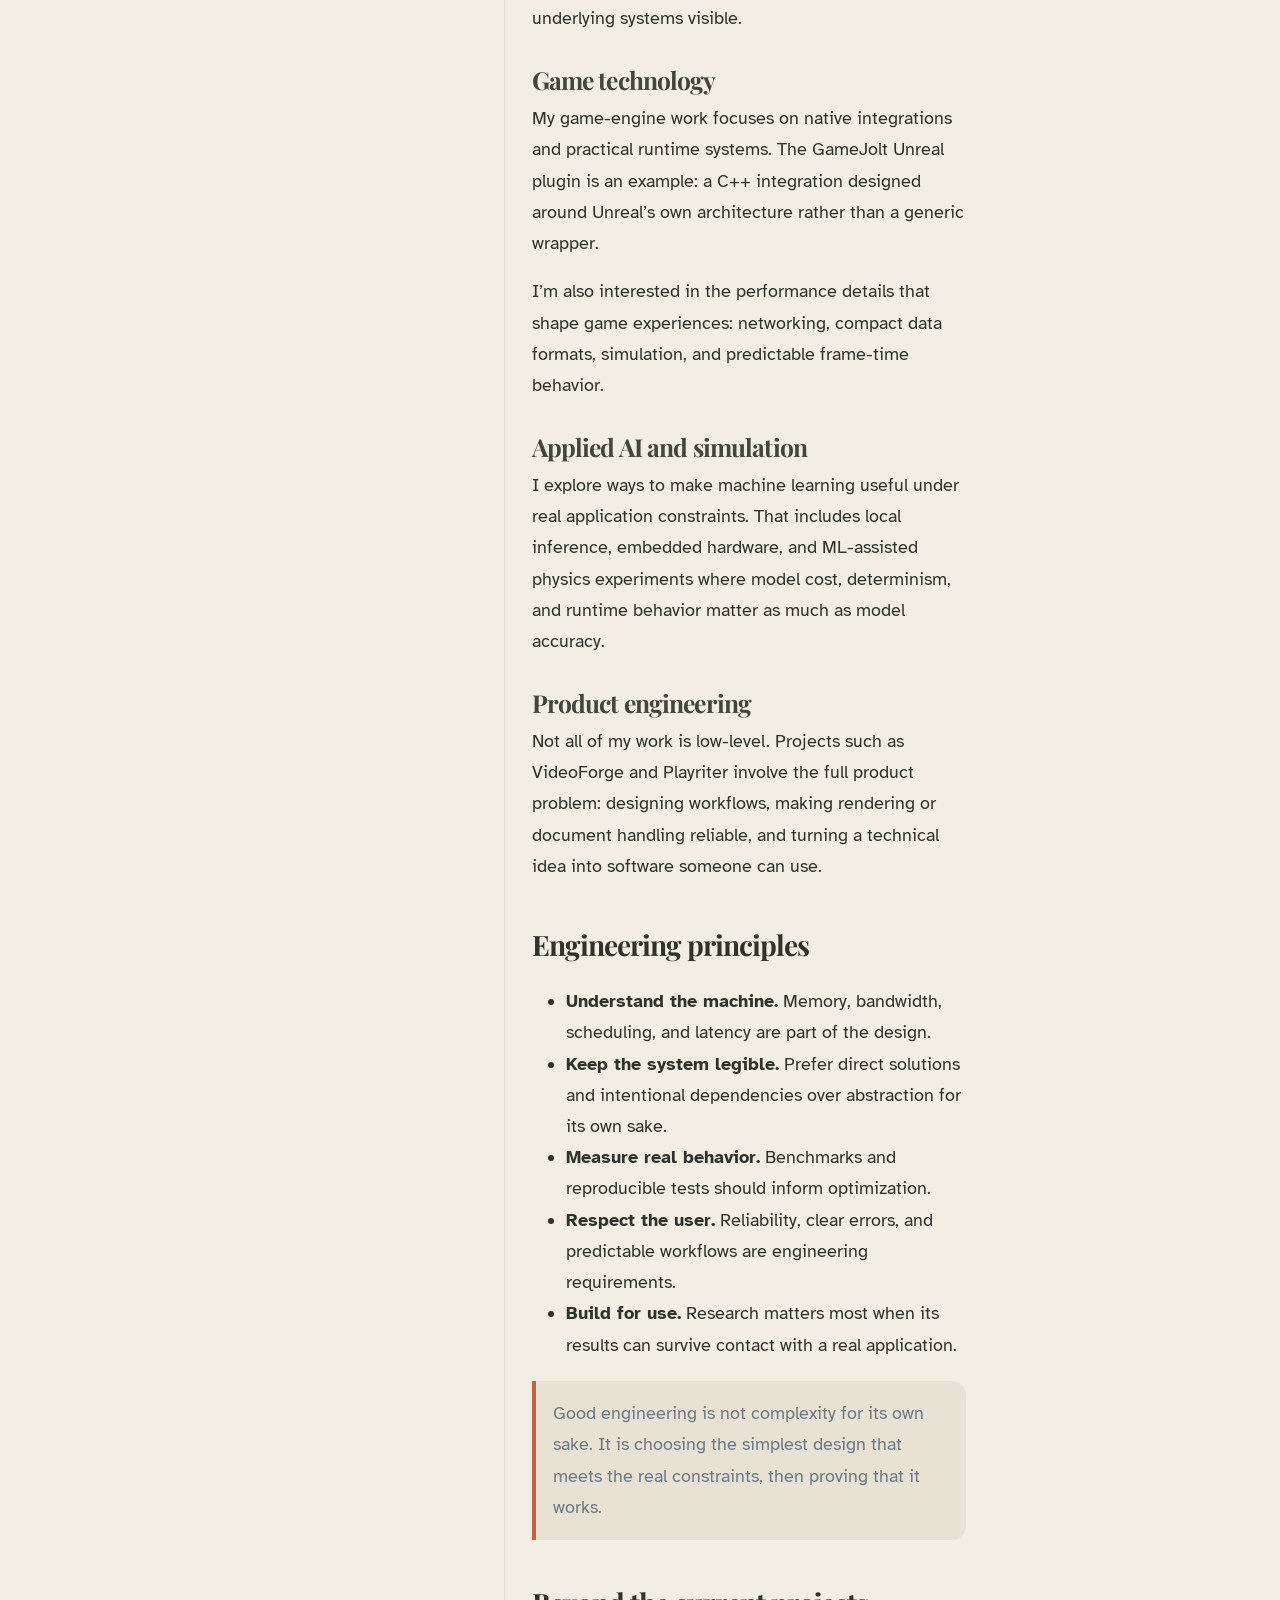
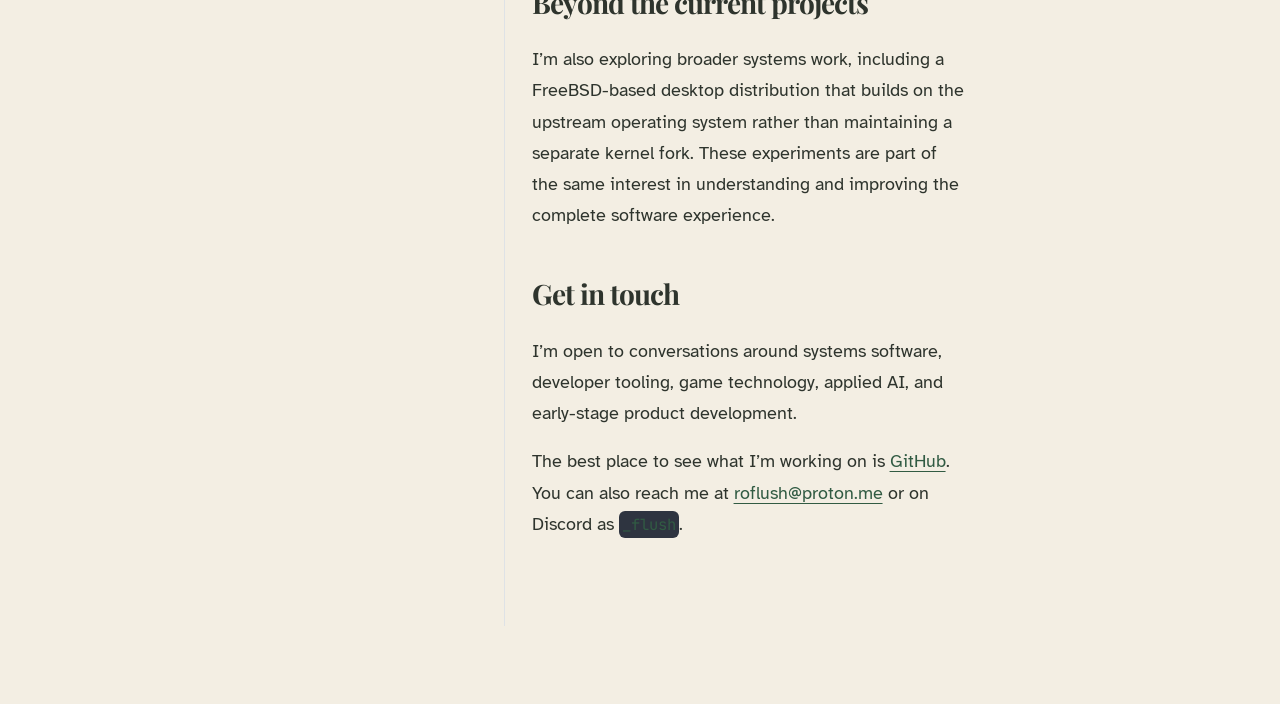
<file: about.html>
<!DOCTYPE html>
<html xmlns="http://www.w3.org/1999/xhtml" lang="en" xml:lang="en"><head>

<meta charset="utf-8">
<meta name="generator" content="quarto-1.11.9">

<meta name="viewport" content="width=device-width, initial-scale=1.0, user-scalable=yes">


<title>About – FlushLabs</title>
<style>
/* Default styles provided by pandoc.
** See https://pandoc.org/MANUAL.html#variables-for-html for config info.
*/
span.smallcaps{font-variant: small-caps;}
div.columns{display: flex; gap: 1.5em;}
div.column{flex: auto;}
@media screen {
div.columns{gap: min(4vw, 1.5em);}
div.column{overflow-x: auto;}
}
div.hanging-indent{margin-left: 1.5em; text-indent: -1.5em;}
ul.task-list{list-style: none;}
ul.task-list li input[type="checkbox"] {
  width: 0.8em;
  margin: 0 0.8em 0.2em -1em; /* quarto-specific, see https://github.com/quarto-dev/quarto-cli/issues/4556 */ 
  vertical-align: middle;
}
</style>


<script src="site_libs/quarto-nav/quarto-nav.js"></script>
<script src="site_libs/quarto-nav/headroom.min.js"></script>
<script src="site_libs/clipboard/clipboard.min.js"></script>
<script src="site_libs/quarto-search/autocomplete.umd.js"></script>
<script src="site_libs/quarto-search/fuse.min.js"></script>
<script src="site_libs/quarto-search/quarto-search.js"></script>
<meta name="quarto:offset" content="./">
<link href="./assets/favicon.ico" rel="icon">
<script src="site_libs/quarto-html/quarto.js" type="module"></script>
<script src="site_libs/quarto-html/tabsets/tabsets.js" type="module"></script>
<script src="site_libs/quarto-html/scrollable-regions/scrollable-regions.js" type="module"></script>
<script src="site_libs/quarto-html/popper.min.js"></script>
<script src="site_libs/quarto-html/tippy.umd.min.js"></script>
<link href="site_libs/quarto-html/tippy.css" rel="stylesheet">
<link href="site_libs/quarto-html/quarto-syntax-highlighting-204e14f15910316c170267f8d0a55226.css" rel="stylesheet" id="quarto-text-highlighting-styles">
<script src="site_libs/bootstrap/bootstrap.min.js"></script>
<link href="site_libs/bootstrap/bootstrap-icons.css" rel="stylesheet">
<link href="site_libs/bootstrap/bootstrap-bc2f13aab556d498c9a16e5c118a666b.min.css" rel="stylesheet" append-hash="true" id="quarto-bootstrap" data-mode="light">
<script id="quarto-search-options" type="application/json">{
  "location": "navbar",
  "copy-button": false,
  "collapse-after": 3,
  "panel-placement": "end",
  "type": "overlay",
  "limit": 50,
  "keyboard-shortcut": [
    "f",
    "/",
    "s"
  ],
  "show-item-context": false,
  "language": {
    "search-no-results-text": "No results",
    "search-matching-documents-text": "matching documents",
    "search-copy-link-title": "Copy link to search",
    "search-hide-matches-text": "Hide additional matches",
    "search-more-match-text": "more match in this document",
    "search-more-matches-text": "more matches in this document",
    "search-clear-button-title": "Clear",
    "search-text-placeholder": "",
    "search-detached-cancel-button-title": "Cancel",
    "search-submit-button-title": "Submit",
    "search-label": "Search"
  }
}</script>


<link rel="stylesheet" href="styles.css">
</head>

<body class="nav-fixed quarto-light"><a id="quarto-skip-link" class="visually-hidden-focusable" href="#quarto-document-content">Skip to main content</a>

<div id="quarto-search-results"></div>
  <header id="quarto-header" class="headroom fixed-top">
    <nav class="navbar navbar-expand-lg " data-bs-theme="dark" aria-label="Site">
      <div class="navbar-container container-fluid">
      <div class="navbar-brand-container mx-auto">
    <a class="navbar-brand" href="./index.html">
    <span class="navbar-title">FlushLabs</span>
    </a>
  </div>
          <button class="navbar-toggler" type="button" data-bs-toggle="collapse" data-bs-target="#navbarCollapse" aria-controls="navbarCollapse" aria-expanded="false" aria-label="Toggle navigation" onclick="if (window.quartoToggleHeadroom) { window.quartoToggleHeadroom(); }">
  <span class="navbar-toggler-icon"></span>
</button>
          <div class="collapse navbar-collapse" id="navbarCollapse">
            <ul class="navbar-nav navbar-nav-scroll me-auto">
  <li class="nav-item">
    <a class="nav-link" href="./index.html"> 
<span class="menu-text">Home</span></a>
  </li>  
  <li class="nav-item">
    <a class="nav-link active" href="./about.html" aria-current="page"> 
<span class="menu-text">About</span></a>
  </li>  
  <li class="nav-item">
    <a class="nav-link" href="./notebooks/index.html"> 
<span class="menu-text">R&amp;D Logs</span></a>
  </li>  
</ul>
            <ul class="navbar-nav navbar-nav-scroll ms-auto">
  <li class="nav-item compact">
    <a class="nav-link" href="https://github.com/flushwhy"> <i class="bi bi-github" role="img" aria-label="GitHub">
</i> 
<span class="menu-text"></span></a>
  </li>  
</ul>
          </div> <!-- /navcollapse -->
            <div class="quarto-navbar-tools">
</div>
            <div id="quarto-search" class="" title="Search"></div>
      </div> <!-- /container-fluid -->
    </nav>
</header>
<!-- content -->
<div id="quarto-content" class="quarto-container page-columns page-rows-contents page-layout-article page-navbar">
<!-- sidebar -->
<!-- margin-sidebar -->
    <div id="quarto-margin-sidebar" class="sidebar margin-sidebar">
        <nav id="TOC" role="doc-toc" aria-labelledby="toc-title" class="toc-active">
    <h2 id="toc-title">on this page</h2>
  <ul>
  <li><a href="#what-i-do" id="toc-what-i-do" class="nav-link active" data-scroll-target="#what-i-do">What I do</a></li>
  <li><a href="#background" id="toc-background" class="nav-link" data-scroll-target="#background">Background</a></li>
  <li><a href="#what-im-building" id="toc-what-im-building" class="nav-link" data-scroll-target="#what-im-building">What I’m building</a>
  <ul class="collapse">
  <li><a href="#developer-tools-and-infrastructure" id="toc-developer-tools-and-infrastructure" class="nav-link" data-scroll-target="#developer-tools-and-infrastructure">Developer tools and infrastructure</a></li>
  <li><a href="#game-technology" id="toc-game-technology" class="nav-link" data-scroll-target="#game-technology">Game technology</a></li>
  <li><a href="#applied-ai-and-simulation" id="toc-applied-ai-and-simulation" class="nav-link" data-scroll-target="#applied-ai-and-simulation">Applied AI and simulation</a></li>
  <li><a href="#product-engineering" id="toc-product-engineering" class="nav-link" data-scroll-target="#product-engineering">Product engineering</a></li>
  </ul></li>
  <li><a href="#engineering-principles" id="toc-engineering-principles" class="nav-link" data-scroll-target="#engineering-principles">Engineering principles</a></li>
  <li><a href="#beyond-the-current-projects" id="toc-beyond-the-current-projects" class="nav-link" data-scroll-target="#beyond-the-current-projects">Beyond the current projects</a></li>
  <li><a href="#get-in-touch" id="toc-get-in-touch" class="nav-link" data-scroll-target="#get-in-touch">Get in touch</a></li>
  </ul>
</nav>
    </div>
<!-- main -->
<div class="quarto-about-trestles">
  <div class="about-entity">
<header id="title-block-header" class="quarto-title-block default">
<div class="quarto-title">
<h1 class="title">About</h1>
<p class="subtitle lead">Systems Engineer &amp; Deep Tech Founder</p>
</div>
<div class="quarto-title-meta">
  </div>
</header>
    <div class="about-links">
  <a href="https://github.com/flushwhy" class="about-link" rel="" target="">
    <i class="bi bi-github"></i>
     <span class="about-link-text">GitHub</span>
  </a>
  <a href="https://linkedin.com/in/flushy" class="about-link" rel="" target="">
    <i class="bi bi-linkedin"></i>
     <span class="about-link-text">LinkedIn</span>
  </a>
  <a href="mailto:roflush@proton.me" class="about-link" rel="" target="">
    <i class="bi bi-envelope"></i>
     <span class="about-link-text">Email</span>
  </a>
  <a href="https://discord.com/users/_flush" class="about-link" rel="" target="">
    <i class="bi bi-discord"></i>
     <span class="about-link-text">Discord (_flush)</span>
  </a>
  <a href="https://github.com/sponsors/flushwhy" class="about-link" rel="" target="">
    <i class="bi bi-heart-fill"></i>
     <span class="about-link-text">Sponsor</span>
  </a>
</div>
  </div>
  <div class="about-contents"><main class="content" id="quarto-document-content" tabindex="-1">

<section id="what-i-do" class="level2">
<h2 data-anchor-id="what-i-do">What I do</h2>
<p>I’m <strong>Flushwhy</strong>, a software engineer and the founder of <strong>FlushLabs</strong>. My work sits at the intersection of systems engineering, developer tooling, game technology, and applied research.</p>
<p>I like building software where implementation details matter: tools that make projects easier to ship, native integrations that fit their host applications, and real-time systems that have to respect the limits of their hardware.</p>
<p>FlushLabs is the home for that work. It brings together open-source projects, independent product development, and technical experiments. It isn’t tied to a single framework or product category; the common thread is practical engineering and a preference for software that stays understandable.</p>
</section>
<section id="background" class="level2">
<h2 data-anchor-id="background">Background</h2>
<p>My engineering perspective was shaped in part by <strong>high-performance computing (HPC)</strong>. Working around performance-sensitive systems taught me to think beyond source code and consider memory behavior, data movement, concurrency, and the hardware underneath an application.</p>
<p>That experience also shaped how I approach technical communication and review: explain the trade-offs clearly, make assumptions visible, and make the reasoning understandable even when the implementation is specialized.</p>
<p>I work across low-level and application-facing software. My current toolkit includes C and C++, Odin, Go, Python, and Lua, with Unreal Engine and Godot as important parts of my game-development work.</p>
</section>
<section id="what-im-building" class="level2">
<h2 data-anchor-id="what-im-building">What I’m building</h2>
<section id="developer-tools-and-infrastructure" class="level3">
<h3 data-anchor-id="developer-tools-and-infrastructure">Developer tools and infrastructure</h3>
<p>I created <strong>Fe</strong> to make the path from a project directory to a reproducible, distributable release less fragmented. It brings common setup, build, and release tasks into a consistent CLI while keeping the underlying systems visible.</p>
</section>
<section id="game-technology" class="level3">
<h3 data-anchor-id="game-technology">Game technology</h3>
<p>My game-engine work focuses on native integrations and practical runtime systems. The GameJolt Unreal plugin is an example: a C++ integration designed around Unreal’s own architecture rather than a generic wrapper.</p>
<p>I’m also interested in the performance details that shape game experiences: networking, compact data formats, simulation, and predictable frame-time behavior.</p>
</section>
<section id="applied-ai-and-simulation" class="level3">
<h3 data-anchor-id="applied-ai-and-simulation">Applied AI and simulation</h3>
<p>I explore ways to make machine learning useful under real application constraints. That includes local inference, embedded hardware, and ML-assisted physics experiments where model cost, determinism, and runtime behavior matter as much as model accuracy.</p>
</section>
<section id="product-engineering" class="level3">
<h3 data-anchor-id="product-engineering">Product engineering</h3>
<p>Not all of my work is low-level. Projects such as VideoForge and Playriter involve the full product problem: designing workflows, making rendering or document handling reliable, and turning a technical idea into software someone can use.</p>
</section>
</section>
<section id="engineering-principles" class="level2">
<h2 data-anchor-id="engineering-principles">Engineering principles</h2>
<ul>
<li><strong>Understand the machine.</strong> Memory, bandwidth, scheduling, and latency are part of the design.</li>
<li><strong>Keep the system legible.</strong> Prefer direct solutions and intentional dependencies over abstraction for its own sake.</li>
<li><strong>Measure real behavior.</strong> Benchmarks and reproducible tests should inform optimization.</li>
<li><strong>Respect the user.</strong> Reliability, clear errors, and predictable workflows are engineering requirements.</li>
<li><strong>Build for use.</strong> Research matters most when its results can survive contact with a real application.</li>
</ul>
<blockquote class="blockquote">
<p>Good engineering is not complexity for its own sake. It is choosing the simplest design that meets the real constraints, then proving that it works.</p>
</blockquote>
</section>
<section id="beyond-the-current-projects" class="level2">
<h2 data-anchor-id="beyond-the-current-projects">Beyond the current projects</h2>
<p>I’m also exploring broader systems work, including a FreeBSD-based desktop distribution that builds on the upstream operating system rather than maintaining a separate kernel fork. These experiments are part of the same interest in understanding and improving the complete software experience.</p>
</section>
<section id="get-in-touch" class="level2">
<h2 data-anchor-id="get-in-touch">Get in touch</h2>
<p>I’m open to conversations around systems software, developer tooling, game technology, applied AI, and early-stage product development.</p>
<p>The best place to see what I’m working on is <a href="https://github.com/flushwhy">GitHub</a>. You can also reach me at <a href="mailto:roflush@proton.me">roflush@proton.me</a> or on Discord as <code>_flush</code>.</p>


</section>
</main></div>
</div>
 <!-- /main -->
<script id="quarto-html-after-body" type="application/javascript">
  window.document.addEventListener("DOMContentLoaded", function (event) {
    const isCodeAnnotation = (el) => {
      for (const clz of el.classList) {
        if (clz.startsWith('code-annotation-')) {                     
          return true;
        }
      }
      return false;
    }
    const onCopySuccess = function(e) {
      // button target
      const button = e.trigger;
      // don't keep focus
      button.blur();
      // flash "checked"
      button.classList.add('code-copy-button-checked');
      var currentTitle = button.getAttribute("title");
      button.setAttribute("title", "Copied!");
      let tooltip;
      if (window.bootstrap) {
        button.setAttribute("data-bs-toggle", "tooltip");
        button.setAttribute("data-bs-placement", "left");
        button.setAttribute("data-bs-title", "Copied!");
        tooltip = new bootstrap.Tooltip(button, 
          { trigger: "manual", 
            customClass: "code-copy-button-tooltip",
            offset: [0, -8]});
        tooltip.show();    
      }
      setTimeout(function() {
        if (tooltip) {
          tooltip.hide();
          button.removeAttribute("data-bs-title");
          button.removeAttribute("data-bs-toggle");
          button.removeAttribute("data-bs-placement");
        }
        button.setAttribute("title", currentTitle);
        button.classList.remove('code-copy-button-checked');
      }, 1000);
      // clear code selection
      e.clearSelection();
    }
    const getTextToCopy = function(trigger) {
      const outerScaffold = trigger.parentElement.cloneNode(true);
      const codeEl = outerScaffold.querySelector('code');
      for (const childEl of codeEl.children) {
        if (isCodeAnnotation(childEl)) {
          childEl.remove();
        }
      }
      return codeEl.innerText;
    }
    const clipboard = new window.ClipboardJS('.code-copy-button:not([data-in-quarto-modal])', {
      text: getTextToCopy
    });
    clipboard.on('success', onCopySuccess);
    if (window.document.getElementById('quarto-embedded-source-code-modal')) {
      const clipboardModal = new window.ClipboardJS('.code-copy-button[data-in-quarto-modal]', {
        text: getTextToCopy,
        container: window.document.getElementById('quarto-embedded-source-code-modal')
      });
      clipboardModal.on('success', onCopySuccess);
    }
      var localhostRegex = new RegExp(/^(?:http|https):\/\/localhost\:?[0-9]*\//);
      var mailtoRegex = new RegExp(/^mailto:/);
        var filterRegex = new RegExp("https:\/\/flushwhy\.github\.io\/labs\/");
      var isInternal = (href) => {
          return filterRegex.test(href) || localhostRegex.test(href) || mailtoRegex.test(href);
      }
      // Inspect non-navigation links and adorn them if external
      window.quartoDecorateExternalLinks = function (root) {
     var links = (root || window.document).querySelectorAll('a[href]:not(.nav-link):not(.navbar-brand):not(.toc-action):not(.sidebar-link):not(.sidebar-item-toggle):not(.pagination-link):not(.no-external):not([aria-hidden]):not(.dropdown-item):not(.quarto-navigation-tool):not(.about-link)');
      for (var i=0; i<links.length; i++) {
        const link = links[i];
        if (!isInternal(link.href)) {
          // undo the damage that might have been done by quarto-nav.js in the case of
          // links that we want to consider external
          if (link.dataset.originalHref !== undefined) {
            link.href = link.dataset.originalHref;
          }
          if (!link.classList.contains('no-external-icon')) {
          }
        }
      }
      };
      window.quartoDecorateExternalLinks(window.document);
    // Esc closes the popup (WCAG 1.4.13) and focus leaving both trigger and
    // popup closes it (WCAG 2.4.11); tippy handles neither for interactive popups.
    const hideOnEscAndFocusOut = {
      name: 'hideOnEscAndFocusOut',
      defaultValue: true,
      fn(instance) {
        const dismiss = () => {
          // A show scheduled by the trigger delay would otherwise reopen it
          instance.clearDelayTimeouts();
          instance.hide();
        };
        const onKeyDown = (event) => {
          if (event.key !== 'Escape') {
            return;
          }
          // Keep Esc from also reaching page handlers (e.g. reveal.js overview),
          // except an open reveal.js slide menu, which Esc should close too.
          // The menu handles keys only when its keyboard option is on.
          const menuHandlesEsc = window.Reveal?.getPlugin?.('menu')?.isOpen() &&
            window.Reveal.getConfig().menu?.keyboard !== false;
          if (!menuHandlesEsc) {
            event.stopPropagation();
          }
          if (instance.popper.contains(window.document.activeElement)) {
            // Disabled while refocusing so the focus trigger does not reopen it
            instance.disable();
            instance.reference.focus();
            instance.enable();
          }
          dismiss();
        };
        const onFocusOut = (event) => {
          const target = event.relatedTarget;
          if (target && !instance.reference.contains(target) &&
              !instance.popper.contains(target)) {
            dismiss();
          }
        };
        // On the trigger too: a click trigger (code-annotations: select) has no
        // blur handling. Attached for the instance's lifetime so leaving the
        // trigger also cancels a show still pending on the trigger delay.
        instance.reference.addEventListener('focusout', onFocusOut);
        return {
          onShow() {
            window.document.addEventListener('keydown', onKeyDown, true);
            instance.popper.addEventListener('focusout', onFocusOut);
          },
          onHide() {
            window.document.removeEventListener('keydown', onKeyDown, true);
            instance.popper.removeEventListener('focusout', onFocusOut);
          },
          onDestroy() {
            instance.reference.removeEventListener('focusout', onFocusOut);
          },
        };
      },
    };
    function tippyHover(el, contentFn, onTriggerFn, onUntriggerFn) {
      const config = {
        allowHTML: true,
        maxWidth: 500,
        delay: 100,
        arrow: false,
        appendTo: function(el) {
            return el.parentElement;
        },
        interactive: true,
        interactiveBorder: 10,
        theme: 'quarto',
        placement: 'bottom-start',
        plugins: [hideOnEscAndFocusOut],
      };
      if (contentFn) {
        config.content = contentFn;
      }
      if (onTriggerFn) {
        config.onTrigger = onTriggerFn;
      }
      if (onUntriggerFn) {
        config.onUntrigger = onUntriggerFn;
      }
      window.tippy(el, config); 
    }
    const noterefs = window.document.querySelectorAll('a[role="doc-noteref"]');
    for (var i=0; i<noterefs.length; i++) {
      const ref = noterefs[i];
      tippyHover(ref, function() {
        // use id or data attribute instead here
        let href = ref.getAttribute('data-footnote-href') || ref.getAttribute('href');
        try { href = new URL(href).hash; } catch {}
        const id = href.replace(/^#\/?/, "");
        const note = window.document.getElementById(id);
        if (note) {
          return note.innerHTML;
        } else {
          return "";
        }
      });
    }
    const xrefs = window.document.querySelectorAll('a.quarto-xref');
    const processXRef = (id, note) => {
      // Strip column container classes
      const stripColumnClz = (el) => {
        el.classList.remove("page-full", "page-columns");
        if (el.children) {
          for (const child of el.children) {
            stripColumnClz(child);
          }
        }
      }
      stripColumnClz(note)
      if (id === null || id.startsWith('sec-')) {
        // Special case sections, only their first couple elements
        const container = document.createElement("div");
        if (note.children && note.children.length > 2) {
          container.appendChild(note.children[0].cloneNode(true));
          for (let i = 1; i < note.children.length; i++) {
            const child = note.children[i];
            if (child.tagName === "P" && child.innerText === "") {
              continue;
            } else {
              container.appendChild(child.cloneNode(true));
              break;
            }
          }
          if (window.Quarto?.typesetMath) {
            window.Quarto.typesetMath(container);
          }
          return container.innerHTML
        } else {
          if (window.Quarto?.typesetMath) {
            window.Quarto.typesetMath(note);
          }
          return note.innerHTML;
        }
      } else {
        // Remove any anchor links if they are present
        const anchorLink = note.querySelector('a.anchorjs-link');
        if (anchorLink) {
          anchorLink.remove();
        }
        if (window.Quarto?.typesetMath) {
          window.Quarto.typesetMath(note);
        }
        if (note.classList.contains("callout")) {
          return note.outerHTML;
        } else {
          return note.innerHTML;
        }
      }
    }
    for (var i=0; i<xrefs.length; i++) {
      const xref = xrefs[i];
      tippyHover(xref, undefined, function(instance) {
        instance.disable();
        let url = xref.getAttribute('href');
        let hash = undefined; 
        if (url.startsWith('#')) {
          hash = url;
        } else {
          try { hash = new URL(url).hash; } catch {}
        }
        if (hash) {
          const id = hash.replace(/^#\/?/, "");
          const note = window.document.getElementById(id);
          if (note !== null) {
            try {
              const html = processXRef(id, note.cloneNode(true));
              instance.setContent(html);
            } finally {
              instance.enable();
              instance.show();
            }
          } else {
            // See if we can fetch this
            fetch(url.split('#')[0])
            .then(res => res.text())
            .then(html => {
              const parser = new DOMParser();
              const htmlDoc = parser.parseFromString(html, "text/html");
              const note = htmlDoc.getElementById(id);
              if (note !== null) {
                const html = processXRef(id, note);
                instance.setContent(html);
              } 
            }).finally(() => {
              instance.enable();
              instance.show();
            });
          }
        } else {
          // See if we can fetch a full url (with no hash to target)
          // This is a special case and we should probably do some content thinning / targeting
          fetch(url)
          .then(res => res.text())
          .then(html => {
            const parser = new DOMParser();
            const htmlDoc = parser.parseFromString(html, "text/html");
            const note = htmlDoc.querySelector('main.content');
            if (note !== null) {
              // This should only happen for chapter cross references
              // (since there is no id in the URL)
              // remove the first header
              if (note.children.length > 0 && note.children[0].tagName === "HEADER") {
                note.children[0].remove();
              }
              const html = processXRef(null, note);
              instance.setContent(html);
            } 
          }).finally(() => {
            instance.enable();
            instance.show();
          });
        }
      }, function(instance) {
      });
    }
        let selectedAnnoteEl;
        const selectorForAnnotation = ( cell, annotation) => {
          let cellAttr = 'data-code-cell="' + cell + '"';
          let lineAttr = 'data-code-annotation="' +  annotation + '"';
          const selector = 'span[' + cellAttr + '][' + lineAttr + ']';
          return selector;
        }
        const selectCodeLines = (annoteEl) => {
          const doc = window.document;
          const targetCell = annoteEl.getAttribute("data-target-cell");
          const targetAnnotation = annoteEl.getAttribute("data-target-annotation");
          const annoteSpan = window.document.querySelector(selectorForAnnotation(targetCell, targetAnnotation));
          const lines = annoteSpan.getAttribute("data-code-lines").split(",");
          const lineIds = lines.map((line) => {
            return targetCell + "-" + line;
          })
          // Each band is positioned against its own containing block, which is
          // not the offsetParent of the lines, so place it from client rects.
          const placeBand = (band, firstEl, lastEl, codeBlock) => {
            const container = band.offsetParent;
            if (container === null) {
              return;
            }
            const containerRect = container.getBoundingClientRect();
            // Reveal.js scales slides with a transform, so convert client
            // pixels back to the CSS pixels of the container.
            const scale = containerRect.height / container.offsetHeight || 1;
            const firstRect = firstEl.getBoundingClientRect();
            const lastRect = lastEl.getBoundingClientRect();
            const top = (firstRect.top - containerRect.top) / scale - container.clientTop + container.scrollTop;
            const height = (lastRect.bottom - firstRect.top) / scale;
            band.style.top = top - 2 + "px";
            band.style.height = height + 4 + "px";
            if (codeBlock) {
              // Without the copy button wrapper, the containing block is wider
              // than the code block, so span the code block explicitly.
              const blockRect = codeBlock.getBoundingClientRect();
              band.style.left = (blockRect.left - containerRect.left) / scale - container.clientLeft + container.scrollLeft + "px";
              band.style.width = blockRect.width / scale + "px";
            }
          };
          if (lineIds.length > 0) {
            const el = window.document.getElementById(lineIds[0]);
            const lastEl = window.document.getElementById(lineIds[lineIds.length - 1]);
            const parent = el.parentElement.parentElement;
            // cook up a div (if necessary) and position it
            let div = window.document.getElementById("code-annotation-line-highlight");
            if (div === null) {
              div = window.document.createElement("div");
              div.setAttribute("id", "code-annotation-line-highlight");
              div.style.position = 'absolute';
              parent.appendChild(div);
            }
            placeBand(div, el, lastEl, parent.closest("div.sourceCode") || parent);
            let gutterDiv = window.document.getElementById("code-annotation-line-highlight-gutter");
            if (gutterDiv === null) {
              gutterDiv = window.document.createElement("div");
              gutterDiv.setAttribute("id", "code-annotation-line-highlight-gutter");
              gutterDiv.style.position = 'absolute';
              const codeCell = window.document.getElementById(targetCell);
              const gutter = codeCell.querySelector('.code-annotation-gutter');
              gutter.appendChild(gutterDiv);
            }
            placeBand(gutterDiv, el, lastEl);
            selectedAnnoteEl = annoteEl;
          }
        };
        const unselectCodeLines = () => {
          const elementsIds = ["code-annotation-line-highlight", "code-annotation-line-highlight-gutter"];
          elementsIds.forEach((elId) => {
            const div = window.document.getElementById(elId);
            if (div) {
              div.remove();
            }
          });
          selectedAnnoteEl = undefined;
        };
          // Handle positioning of the toggle
      window.addEventListener(
        "resize",
        throttle(() => {
          elRect = undefined;
          if (selectedAnnoteEl) {
            selectCodeLines(selectedAnnoteEl);
          }
        }, 10)
      );
      function throttle(fn, ms) {
      let throttle = false;
      let timer;
        return (...args) => {
          if(!throttle) { // first call gets through
              fn.apply(this, args);
              throttle = true;
          } else { // all the others get throttled
              if(timer) clearTimeout(timer); // cancel #2
              timer = setTimeout(() => {
                fn.apply(this, args);
                timer = throttle = false;
              }, ms);
          }
        };
      }
        // Attach click handler to the DT
        const annoteDls = window.document.querySelectorAll('dt[data-target-cell]');
        for (const annoteDlNode of annoteDls) {
          annoteDlNode.addEventListener('click', (event) => {
            const clickedEl = event.target;
            if (clickedEl !== selectedAnnoteEl) {
              unselectCodeLines();
              const activeEl = window.document.querySelector('dt[data-target-cell].code-annotation-active');
              if (activeEl) {
                activeEl.classList.remove('code-annotation-active');
              }
              selectCodeLines(clickedEl);
              clickedEl.classList.add('code-annotation-active');
            } else {
              // Unselect the line
              unselectCodeLines();
              clickedEl.classList.remove('code-annotation-active');
            }
          });
        }
    const findCites = (el) => {
      const parentEl = el.parentElement;
      if (parentEl) {
        const cites = parentEl.dataset.cites;
        if (cites) {
          return {
            el,
            cites: cites.split(' ')
          };
        } else {
          return findCites(el.parentElement)
        }
      } else {
        return undefined;
      }
    };
    var bibliorefs = window.document.querySelectorAll('a[role="doc-biblioref"]');
    for (var i=0; i<bibliorefs.length; i++) {
      const ref = bibliorefs[i];
      const citeInfo = findCites(ref);
      if (citeInfo) {
        tippyHover(citeInfo.el, function() {
          var popup = window.document.createElement('div');
          citeInfo.cites.forEach(function(cite) {
            var citeDiv = window.document.createElement('div');
            citeDiv.classList.add('hanging-indent');
            citeDiv.classList.add('csl-entry');
            var biblioDiv = window.document.getElementById('ref-' + cite);
            if (biblioDiv) {
              citeDiv.innerHTML = biblioDiv.innerHTML;
            }
            popup.appendChild(citeDiv);
          });
          return popup.innerHTML;
        });
      }
    }
  });
  </script>
  <script type="application/javascript">
  window.quartoScrollableRegionsLabels = {"code":"Scrollable code","output":"Scrollable output"};
  </script>
</div> <!-- /content -->




</body></html>
</file>
<file: site_libs/quarto-html/tippy.css>
.tippy-box[data-animation=fade][data-state=hidden]{opacity:0}[data-tippy-root]{max-width:calc(100vw - 10px)}.tippy-box{position:relative;background-color:#333;color:#fff;border-radius:4px;font-size:14px;line-height:1.4;white-space:normal;outline:0;transition-property:transform,visibility,opacity}.tippy-box[data-placement^=top]>.tippy-arrow{bottom:0}.tippy-box[data-placement^=top]>.tippy-arrow:before{bottom:-7px;left:0;border-width:8px 8px 0;border-top-color:initial;transform-origin:center top}.tippy-box[data-placement^=bottom]>.tippy-arrow{top:0}.tippy-box[data-placement^=bottom]>.tippy-arrow:before{top:-7px;left:0;border-width:0 8px 8px;border-bottom-color:initial;transform-origin:center bottom}.tippy-box[data-placement^=left]>.tippy-arrow{right:0}.tippy-box[data-placement^=left]>.tippy-arrow:before{border-width:8px 0 8px 8px;border-left-color:initial;right:-7px;transform-origin:center left}.tippy-box[data-placement^=right]>.tippy-arrow{left:0}.tippy-box[data-placement^=right]>.tippy-arrow:before{left:-7px;border-width:8px 8px 8px 0;border-right-color:initial;transform-origin:center right}.tippy-box[data-inertia][data-state=visible]{transition-timing-function:cubic-bezier(.54,1.5,.38,1.11)}.tippy-arrow{width:16px;height:16px;color:#333}.tippy-arrow:before{content:"";position:absolute;border-color:transparent;border-style:solid}.tippy-content{position:relative;padding:5px 9px;z-index:1}
</file>
<file: site_libs/quarto-html/quarto-syntax-highlighting-204e14f15910316c170267f8d0a55226.css>
/* quarto syntax highlight colors */
:root {
  --quarto-hl-al-color: #ff5555;
  --quarto-hl-an-color: #75715e;
  --quarto-hl-at-color: #f92672;
  --quarto-hl-bn-color: #ae81ff;
  --quarto-hl-bu-color: #66D9EF;
  --quarto-hl-ch-color: #e6db74;
  --quarto-hl-co-color: #75715e;
  --quarto-hl-cv-color: #75715e;
  --quarto-hl-cn-color: #ae81ff;
  --quarto-hl-cf-color: #f92672;
  --quarto-hl-dt-color: #66d9ef;
  --quarto-hl-dv-color: #ae81ff;
  --quarto-hl-do-color: #75715e;
  --quarto-hl-er-color: #ff5555;
  --quarto-hl-ex-color: #a6e22e;
  --quarto-hl-fl-color: #ae81ff;
  --quarto-hl-fu-color: #a6e22e;
  --quarto-hl-im-color: #f92672;
  --quarto-hl-in-color: #f1fa8c;
  --quarto-hl-kw-color: #f92672;
  --quarto-hl-op-color: #f8f8f2;
  --quarto-hl-pp-color: #f92672;
  --quarto-hl-re-color: #75715e;
  --quarto-hl-sc-color: #ae81ff;
  --quarto-hl-ss-color: #e6db74;
  --quarto-hl-st-color: #e6db74;
  --quarto-hl-va-color: #f8f8f2;
  --quarto-hl-vs-color: #e6db74;
  --quarto-hl-wa-color: #ff5555;
}

/* other quarto variables */
:root {
  --quarto-font-monospace: SFMono-Regular, Menlo, Monaco, Consolas, "Liberation Mono", "Courier New", monospace;
}

/* syntax highlight based on Pandoc's rules */
pre > code.sourceCode > span {
  color: #f8f8f2;
}

code.sourceCode > span {
  color: #f8f8f2;
}

div.sourceCode,
div.sourceCode pre.sourceCode {
  color: #f8f8f2;
}

/* Normal */
code span {
  color: #f8f8f2;
}

/* Alert */
code span.al {
  font-weight: bold;
  color: #ff5555;
}

/* Annotation */
code span.an {
  color: #75715e;
}

/* Attribute */
code span.at {
  color: #f92672;
}

/* BaseN */
code span.bn {
  color: #ae81ff;
}

/* BuiltIn */
code span.bu {
  color: #66D9EF;
}

/* ControlFlow */
code span.cf {
  color: #f92672;
}

/* Char */
code span.ch {
  color: #e6db74;
}

/* Constant */
code span.cn {
  color: #ae81ff;
}

/* Comment */
code span.co {
  color: #75715e;
}

/* CommentVar */
code span.cv {
  color: #75715e;
}

/* Documentation */
code span.do {
  color: #75715e;
}

/* DataType */
code span.dt {
  font-style: italic;
  color: #66d9ef;
}

/* DecVal */
code span.dv {
  color: #ae81ff;
}

/* Error */
code span.er {
  color: #ff5555;
  text-decoration: underline;
}

/* Extension */
code span.ex {
  font-weight: bold;
  color: #a6e22e;
}

/* Float */
code span.fl {
  color: #ae81ff;
}

/* Function */
code span.fu {
  color: #a6e22e;
}

/* Import */
code span.im {
  color: #f92672;
}

/* Information */
code span.in {
  color: #f1fa8c;
}

/* Keyword */
code span.kw {
  color: #f92672;
}

/* Operator */
code span.op {
  color: #f8f8f2;
}

/* Preprocessor */
code span.pp {
  color: #f92672;
}

/* RegionMarker */
code span.re {
  color: #75715e;
}

/* SpecialChar */
code span.sc {
  color: #ae81ff;
}

/* SpecialString */
code span.ss {
  color: #e6db74;
}

/* String */
code span.st {
  color: #e6db74;
}

/* Variable */
code span.va {
  color: #f8f8f2;
}

/* VerbatimString */
code span.vs {
  color: #e6db74;
}

/* Warning */
code span.wa {
  color: #ff5555;
}

.prevent-inlining {
  content: "</";
}

/*# sourceMappingURL=cdf2c8f5a236426095cd33115c960726.css.map */
</file>
<file: styles.css>
/* FlushLabs — warm clay editorial theme */

@import url('https://fonts.googleapis.com/css2?family=Atkinson+Hyperlegible:ital,wght@0,400;0,700;1,400&family=JetBrains+Mono:wght@400;500;600&family=Playfair+Display:wght@700;800&display=swap');

:root {
  color-scheme: light;
  --fw-cream: #f3eee3;
  --fw-paper: #fbf8f1;
  --fw-parchment: #e8e2d5;
  --fw-forest: #315b43;
  --fw-forest-deep: #2e342d;
  --fw-terracotta: #b86648;
  --fw-sand: #c8b9a3;
  --fw-muted: #77776d;
  --fw-shadow: 0 16px 38px rgba(47, 53, 43, .08), 5px 6px 0 rgba(49, 91, 67, .045);

  --bs-body-bg: var(--fw-cream);
  --bs-body-color: var(--fw-forest-deep);
  --bs-primary: var(--fw-forest);
  --bs-link-color: var(--fw-forest);
  --bs-link-hover-color: var(--fw-terracotta);
  --bs-border-color: rgba(200, 185, 163, .8);
  --bs-border-radius: 1rem;
  --bs-font-sans-serif: 'Atkinson Hyperlegible', Georgia, serif;
  --bs-font-monospace: 'JetBrains Mono', 'Fira Code', monospace;
}

html { scroll-behavior: smooth; }

body {
  background: var(--fw-cream);
  color: var(--fw-forest-deep);
  font-family: 'Atkinson Hyperlegible', Georgia, serif;
  font-size: 1.05rem;
  line-height: 1.75;
  letter-spacing: 0;
}

#quarto-content,
main.content {
  color: var(--fw-forest-deep);
}

main.content {
  max-width: 1200px;
  padding-bottom: 3rem;
}

h1, h2, h3, h4, h5, h6 {
  color: var(--fw-forest-deep);
  font-family: 'Playfair Display', Georgia, serif;
  font-weight: 700;
  letter-spacing: -.035em;
}

h1 { line-height: 1.12; }
h2 {
  margin-top: 2.7rem;
  margin-bottom: 1rem;
  padding-bottom: .45rem;
  border-bottom: 1px solid var(--fw-sand);
}
h3 { margin-top: 1.8rem; }

a {
  color: var(--fw-forest);
  text-underline-offset: .2em;
  text-decoration-thickness: 1px;
}
a:hover { color: var(--fw-terracotta); }

/* Navigation */
.navbar {
  padding: .85rem 0;
  border: 0;
  background: rgba(243, 238, 227, .94);
  backdrop-filter: blur(12px);
}

.navbar > .container,
.navbar > .container-fluid {
  max-width: 1240px;
  padding: .65rem 1.25rem;
  border: 1px solid rgba(49, 91, 67, .1);
  border-radius: 18px;
  background: var(--fw-parchment);
  box-shadow: 0 5px 18px rgba(47, 53, 43, .045), inset 0 1px 0 rgba(255,255,255,.65);
}

.navbar-brand {
  color: var(--fw-forest-deep) !important;
  font-family: 'Playfair Display', Georgia, serif;
  font-size: 1.3rem;
  font-weight: 800;
  letter-spacing: -.04em;
}

.navbar-brand::after { content: none !important; }

.navbar .nav-link {
  padding: .45rem .8rem !important;
  border-radius: 999px;
  color: var(--fw-forest-deep) !important;
  font-size: .94rem;
  font-weight: 700;
  transition: background .18s ease, color .18s ease;
}

.navbar .nav-link:hover,
.navbar .nav-link:focus-visible {
  background: rgba(49, 91, 67, .09);
  color: var(--fw-forest) !important;
}

.navbar-toggler {
  border: 1px solid rgba(49, 91, 67, .18);
  border-radius: 12px;
  box-shadow: none !important;
}

/* Page titles and the home-page introduction */
#quarto-content .quarto-title-block {
  margin-bottom: 2rem;
  padding: clamp(1.5rem, 4vw, 2.75rem);
  border: 1px solid rgba(49, 91, 67, .12);
  border-left: 5px solid var(--fw-terracotta);
  border-radius: 22px;
  background: linear-gradient(145deg, var(--fw-paper), var(--fw-parchment));
  box-shadow: var(--fw-shadow);
}

.quarto-title h1.title,
.quarto-title-block .title {
  color: var(--fw-forest-deep);
  font-size: clamp(2.25rem, 5vw, 3.7rem);
  letter-spacing: -.055em;
  line-height: 1.08;
}

.quarto-title-block .subtitle {
  max-width: 48rem;
  color: var(--fw-muted);
  font-size: clamp(1rem, 1.6vw, 1.2rem);
  line-height: 1.6;
}

/* Homepage grid: introduction and technical snapshot */
.grid > [class*="g-col"] {
  min-width: 0;
}

.grid > [class*="g-col"] > p,
.grid > [class*="g-col"] > table {
  margin-bottom: 0;
}

.grid > [class*="g-col"] {
  padding: 1.35rem;
  border: 1px solid rgba(49, 91, 67, .12);
  border-radius: 18px;
  background: var(--fw-parchment);
  box-shadow: inset 0 1px 0 rgba(255,255,255,.72), 4px 5px 0 rgba(49,91,67,.04);
}

.grid table {
  width: 100%;
  margin: 0;
  --bs-table-bg: transparent;
  --bs-table-color: var(--fw-forest-deep);
  --bs-table-border-color: rgba(200, 185, 163, .8);
}

.grid table th,
.grid table td {
  padding: .55rem .4rem;
  background: transparent;
  vertical-align: top;
}

/* Project sections and technical content */
blockquote {
  margin: 1.2rem 0;
  padding: 1rem 1.3rem;
  border-left: 4px solid var(--fw-terracotta);
  border-radius: 0 14px 14px 0;
  background: var(--fw-parchment);
  color: var(--fw-forest);
}

hr {
  margin: 2.5rem 0;
  border: 0;
  border-top: 1px solid var(--fw-sand);
  opacity: .8;
}

.btn {
  border-radius: 999px;
  padding: .55rem 1rem;
  font-weight: 700;
  transition: transform .18s ease, box-shadow .18s ease, background .18s ease;
}

.btn:hover { transform: translateY(-2px); }

.btn-primary {
  border-color: var(--fw-forest);
  background: var(--fw-forest);
  color: var(--fw-paper);
}

.btn-primary:hover {
  border-color: var(--fw-forest-deep);
  background: var(--fw-forest-deep);
  color: white;
}

.btn-outline-primary {
  border-color: rgba(49, 91, 67, .35);
  color: var(--fw-forest);
}

.btn-outline-primary:hover {
  border-color: var(--fw-forest);
  background: var(--fw-forest);
  color: var(--fw-paper);
}

/* Callouts */
.callout {
  border-color: rgba(184, 102, 72, .35);
  border-left: 4px solid var(--fw-terracotta);
  border-radius: 0 16px 16px 0;
  background: var(--fw-paper);
  box-shadow: 3px 4px 0 rgba(49, 91, 67, .04);
}

.callout .callout-title {
  color: var(--fw-forest-deep);
  font-family: 'Playfair Display', Georgia, serif;
}

/* Notebook listings */
.quarto-listing-default .list-item,
.quarto-listing .quarto-post {
  margin-bottom: 1rem;
  padding: 1.35rem 1.5rem;
  border: 1px solid rgba(49, 91, 67, .12);
  border-radius: 18px;
  background: var(--fw-paper);
  box-shadow: 0 8px 22px rgba(47, 53, 43, .035), inset 0 1px 0 rgba(255,255,255,.8);
  transition: transform .2s ease, box-shadow .2s ease, border-color .2s ease;
}

.quarto-listing-default .list-item:hover,
.quarto-listing .quarto-post:hover {
  transform: translateY(-3px);
  border-color: rgba(49, 91, 67, .28);
  box-shadow: var(--fw-shadow);
}

.listing-title a {
  color: var(--fw-forest-deep);
  font-family: 'Playfair Display', Georgia, serif;
  font-size: 1.3rem;
  font-weight: 700;
  text-decoration: none;
}
.listing-title a:hover { color: var(--fw-terracotta); }

.listing-date,
.listing-reading-time {
  color: var(--fw-muted);
  font-family: 'JetBrains Mono', monospace;
  font-size: .76rem;
}

.badge,
.quarto-category {
  border: 1px solid rgba(184, 102, 72, .18) !important;
  border-radius: 999px !important;
  background: rgba(184, 102, 72, .09) !important;
  color: #89523d !important;
  font-family: 'Atkinson Hyperlegible', Georgia, serif !important;
  font-size: .76rem !important;
  letter-spacing: 0 !important;
  text-transform: none;
}

/* Code and executable notebooks */
code, pre, .sourceCode {
  font-family: 'JetBrains Mono', 'Fira Code', monospace !important;
}

pre.sourceCode,
div.sourceCode {
  overflow-x: auto;
  border: 1px solid rgba(49, 91, 67, .18);
  border-radius: 16px;
  box-shadow: 0 8px 22px rgba(30, 35, 29, .12);
}

p code,
li code,
td code {
  padding: .12em .38em;
  border: 0;
  border-radius: 6px;
  background: rgba(49, 91, 67, .09);
  color: var(--fw-forest);
  font-size: .87em;
  opacity: 1;
}

/* Table of contents and footer */
#TOC {
  border-left: 2px solid var(--fw-sand);
  font-size: .9rem;
}

#TOC .toc-title {
  color: var(--fw-muted);
  font-size: .75rem;
  font-weight: 700;
  letter-spacing: .07em;
  text-transform: uppercase;
}

#TOC a {
  color: var(--fw-muted);
  text-decoration: none;
}
#TOC a:hover,
#TOC a.active { color: var(--fw-terracotta); }

footer {
  border-top: 1px solid rgba(200, 185, 163, .8);
  background: var(--fw-parchment);
  color: var(--fw-muted);
  font-size: .88rem;
}

::selection {
  background: rgba(184, 102, 72, .2);
  color: var(--fw-forest-deep);
}

@media (max-width: 767px) {
  .navbar > .container,
  .navbar > .container-fluid {
    margin: 0 .75rem;
    width: auto;
  }

  #quarto-content .quarto-title-block {
    border-radius: 18px;
  }

  .grid > [class*="g-col"] {
    padding: 1.1rem;
  }

  .quarto-listing-default .list-item,
  .quarto-listing .quarto-post {
    padding: 1.15rem;
  }
}

@media (prefers-reduced-motion: reduce) {
  html { scroll-behavior: auto; }
  *,
  *::before,
  *::after {
    scroll-behavior: auto !important;
    transition-duration: .01ms !important;
    animation-duration: .01ms !important;
    animation-iteration-count: 1 !important;
  }
}
</file>
